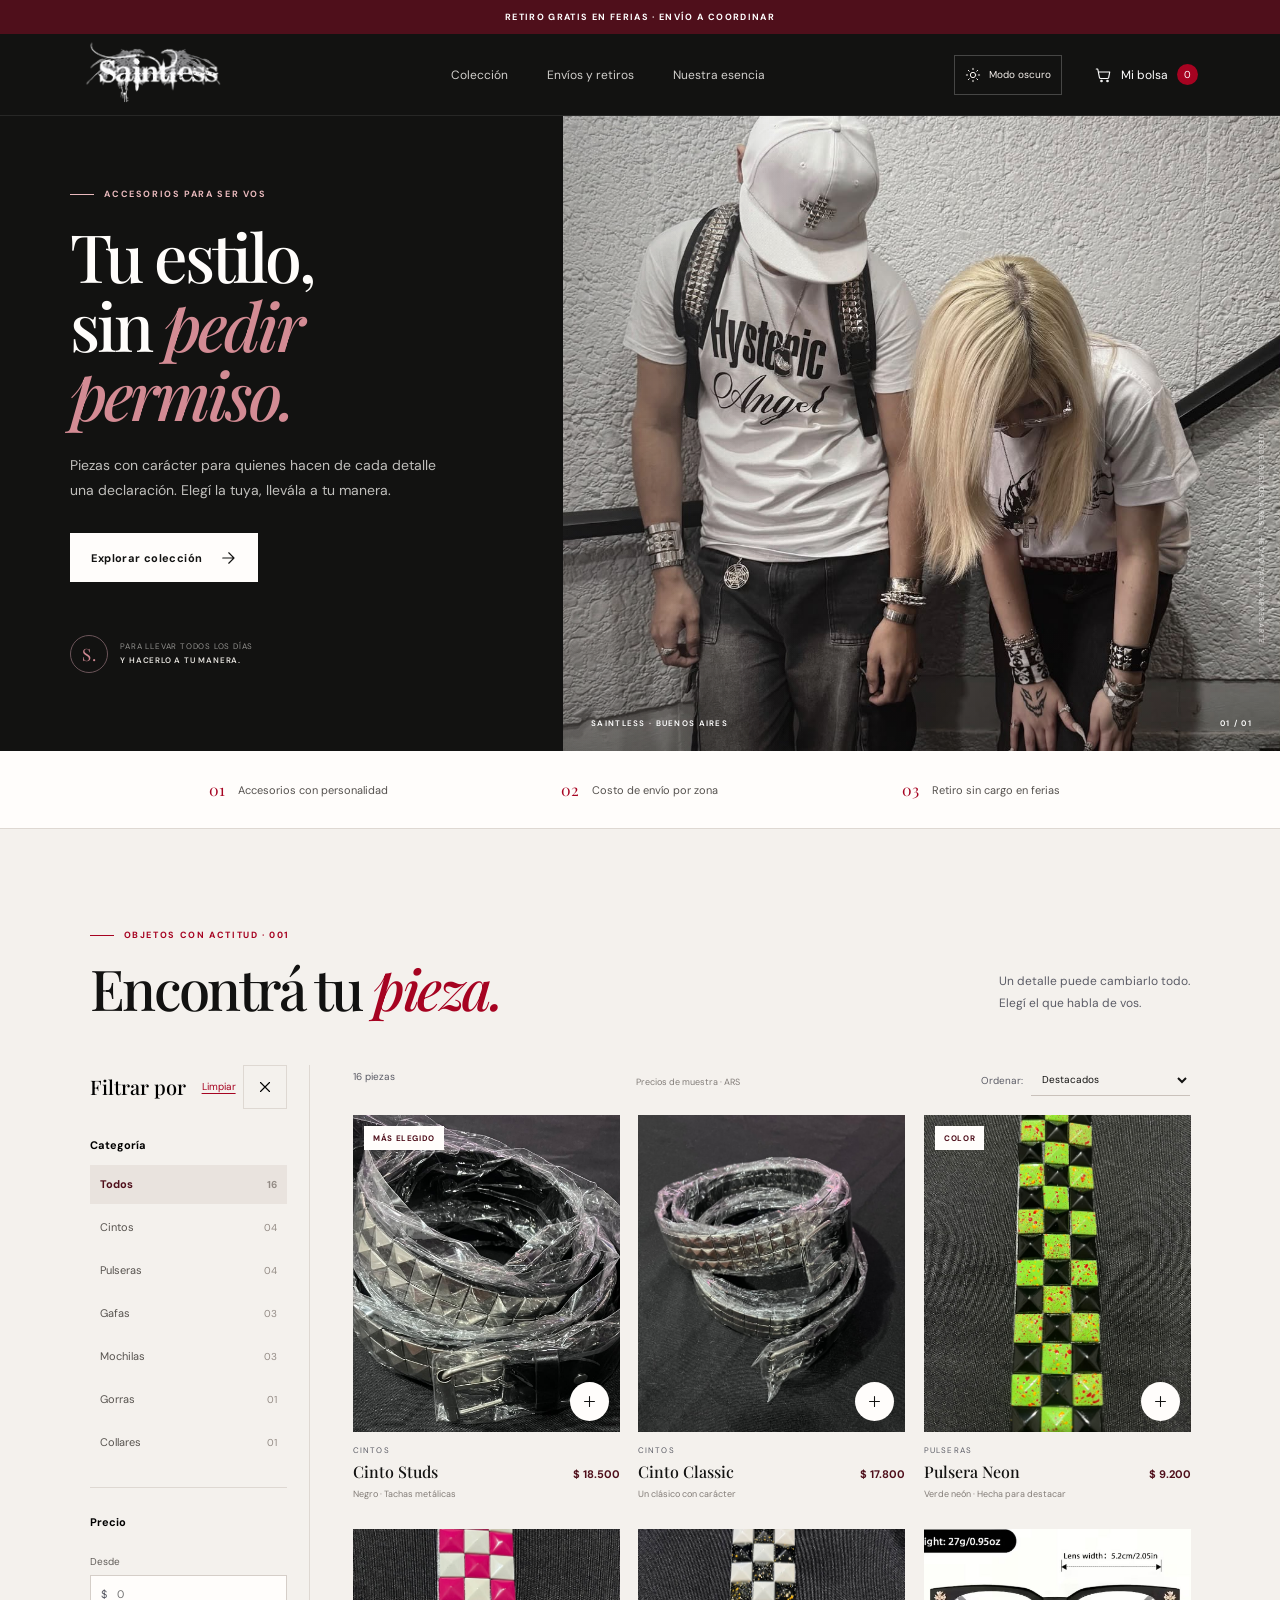
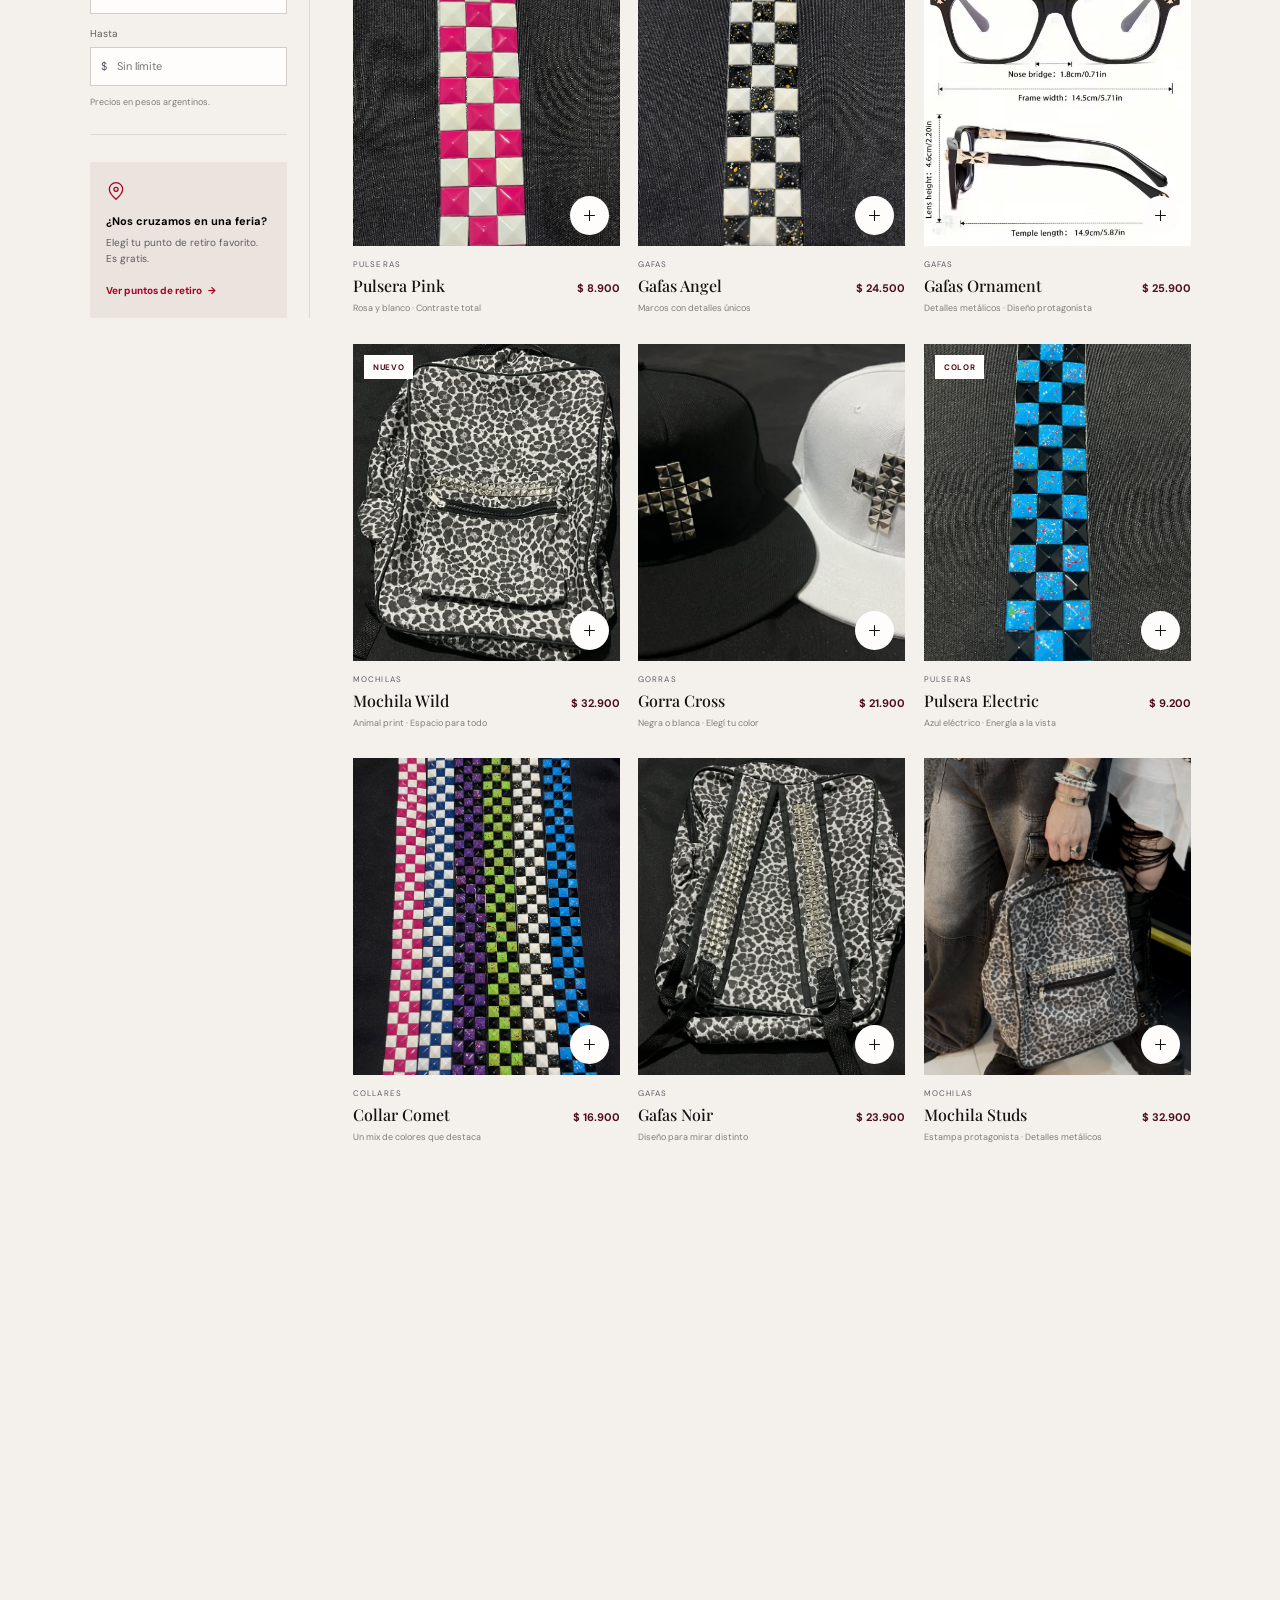
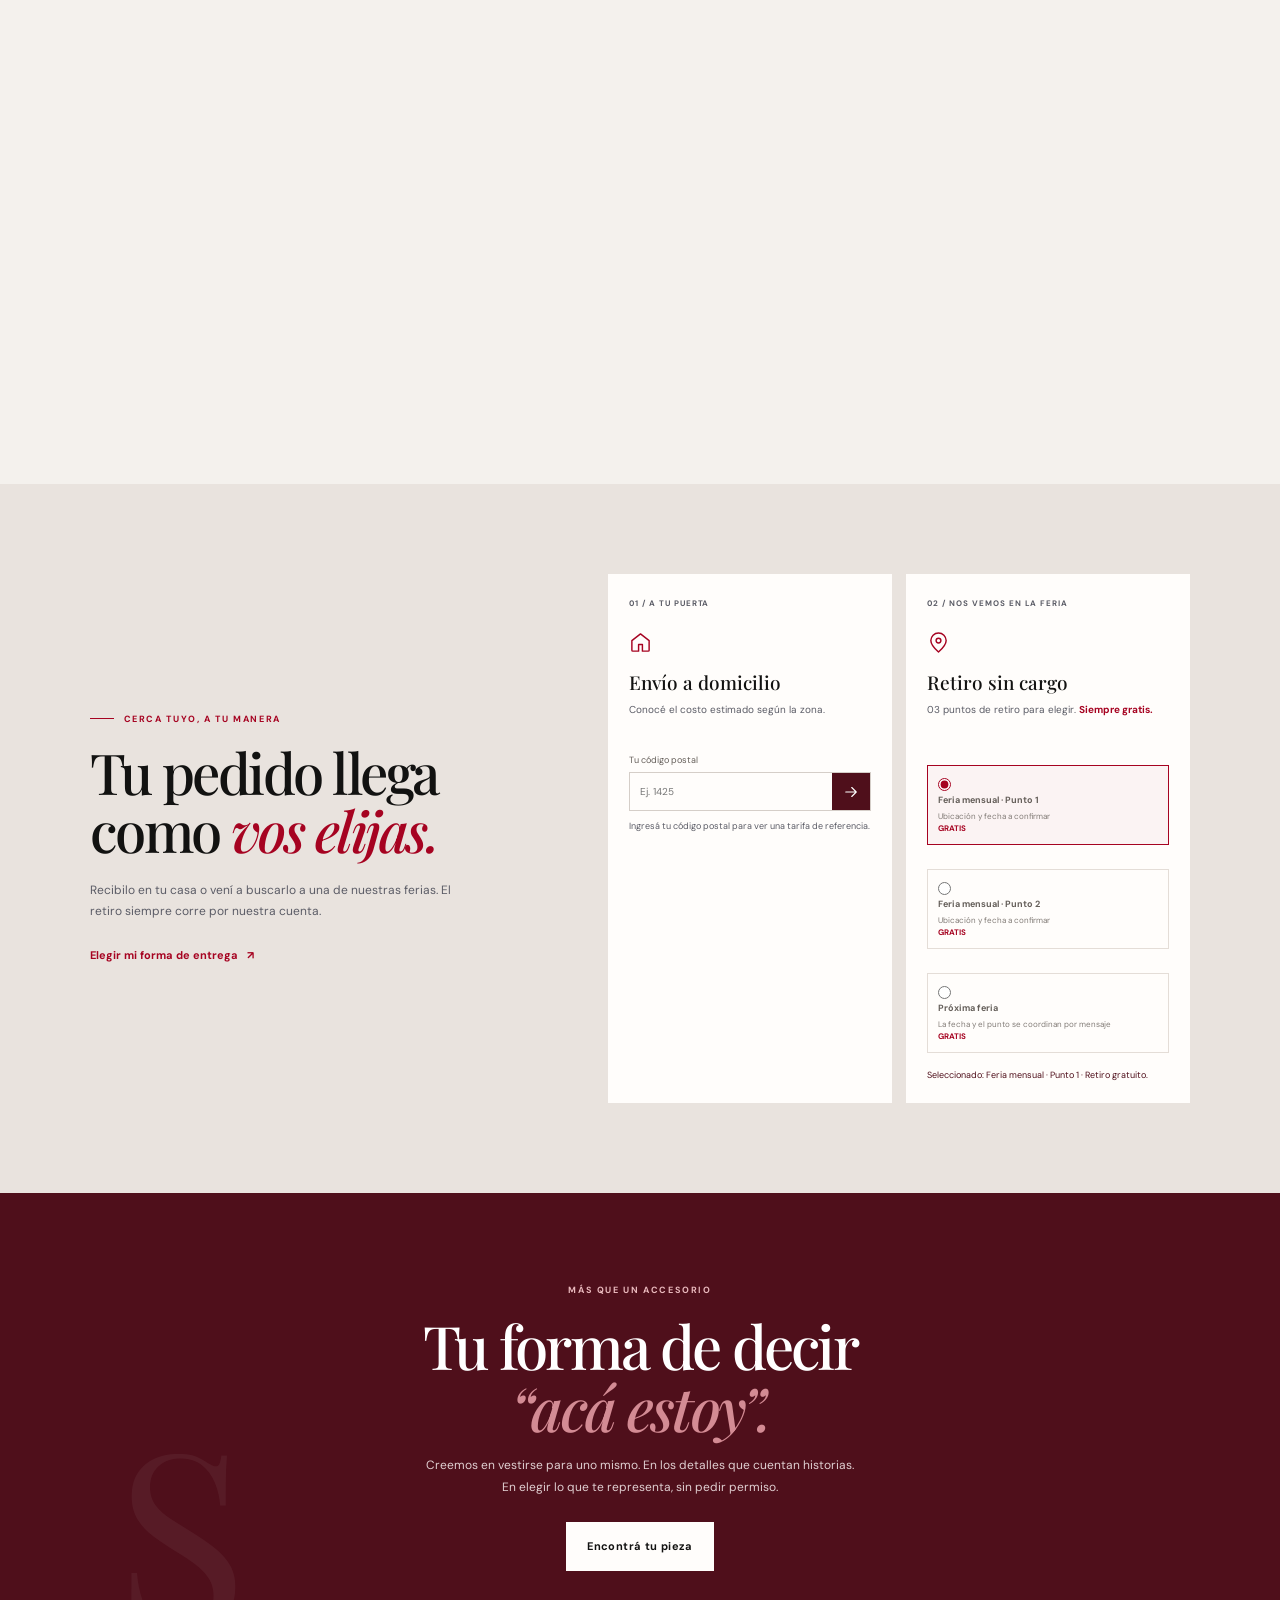
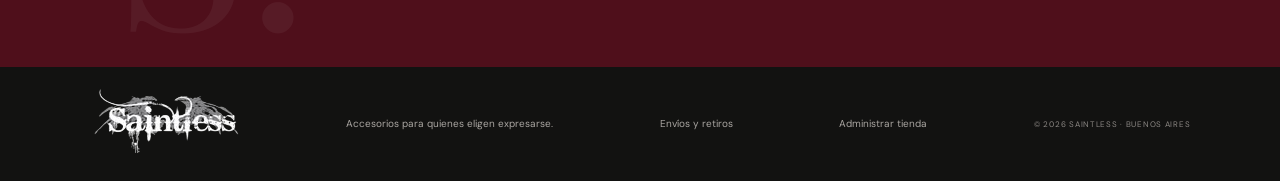
<file: index.html>
<!doctype html>
<html lang="es">
  <head>
    <meta charset="UTF-8" />
    <meta name="viewport" content="width=device-width, initial-scale=1.0" />
    <meta
      name="description"
      content="Accesorios con actitud para llevar tu estilo a tu manera. Explorá la colección Saintless."
    />
    <meta name="theme-color" content="#121211" />
    <title>Saintless — Accesorios con actitud</title>
    <link rel="preconnect" href="https://fonts.googleapis.com" />
    <link rel="preconnect" href="https://fonts.gstatic.com" crossorigin />
    <link
      href="https://fonts.googleapis.com/css2?family=DM+Sans:wght@400;500;600;700&family=Playfair+Display:ital,wght@0,500;0,600;0,700;1,500;1,600&display=swap"
      rel="stylesheet"
    />
    <link rel="stylesheet" href="styles.css" />
    <script src="catalog.js" defer></script>
    <script src="config.js" defer></script>
    <script src="app.js" defer></script>
  </head>
  <body>
    <div class="scroll-progress" aria-hidden="true"><span id="scroll-progress"></span></div>
    <div class="announcement">
      <span id="announcement-message">RETIRO GRATIS EN FERIAS · ENVÍO A COORDINAR</span>
    </div>

    <header class="site-header">
      <a class="brand" href="#" aria-label="Saintless, inicio">
        <img class="brand-logo" src="imgs/logo-Photoroom.png" alt="Saintless" />
      </a>
      <nav class="main-nav" aria-label="Navegación principal">
        <a href="#coleccion">Colección</a>
        <a href="#retiros">Envíos y retiros</a>
        <a href="#nosotros">Nuestra esencia</a>
      </nav>
      <div class="header-actions">
        <button class="theme-toggle" type="button" data-theme-toggle aria-label="Activar modo oscuro" aria-pressed="false">
          <svg class="theme-icon theme-icon-sun" viewBox="0 0 24 24" aria-hidden="true"><circle cx="12" cy="12" r="4" /><path d="M12 2v2m0 16v2M4.93 4.93l1.42 1.42m11.3 11.3 1.42 1.42M2 12h2m16 0h2M4.93 19.07l1.42-1.42m11.3-11.3 1.42-1.42" /></svg>
          <svg class="theme-icon theme-icon-moon" viewBox="0 0 24 24" aria-hidden="true"><path d="M20.9 13A9 9 0 0 1 11 3.1 9 9 0 1 0 20.9 13Z" /></svg>
          <span class="theme-label">Modo oscuro</span>
        </button>
        <button class="cart-button" id="open-cart" type="button" aria-label="Abrir carrito">
          <svg viewBox="0 0 24 24" aria-hidden="true">
            <path d="M3 4h2l2.2 11.1a2 2 0 0 0 2 1.6h8.5a2 2 0 0 0 1.9-1.4L21 8H6" />
            <circle cx="10" cy="20" r="1" />
            <circle cx="18" cy="20" r="1" />
          </svg>
          <span>Mi bolsa</span>
          <span class="cart-count" id="cart-count" aria-live="polite">0</span>
        </button>
      </div>
    </header>

    <main>
      <section class="hero" aria-labelledby="hero-title">
        <div class="hero-copy">
          <p class="eyebrow"><span class="eyebrow-line"></span> ACCESORIOS PARA SER VOS</p>
          <h1 id="hero-title">Tu estilo,<br />sin <em>pedir permiso.</em></h1>
          <p class="hero-description">
            Piezas con carácter para quienes hacen de cada detalle una declaración.
            Elegí la tuya, llevála a tu manera.
          </p>
          <a class="button button-light" href="#coleccion">
            Explorar colección
            <svg viewBox="0 0 24 24" aria-hidden="true">
              <path d="M5 12h14M13 5l7 7-7 7" />
            </svg>
          </a>
          <div class="hero-note">
            <span class="hero-note-mark" aria-hidden="true">S.</span>
            <span>PARA LLEVAR TODOS LOS DÍAS<br /><strong>Y HACERLO A TU MANERA.</strong></span>
          </div>
        </div>
        <div class="hero-image">
          <img
            src="imgs/Encabezado.jpg"
            alt="Modelos luciendo accesorios y prendas con personalidad Saintless"
            fetchpriority="high"
          />
          <span class="hero-image-label">SAINTLESS · BUENOS AIRES</span>
          <span class="hero-image-index" aria-hidden="true">01 / 01</span>
        </div>
        <span class="hero-vertical-label" aria-hidden="true">DESDE BUENOS AIRES · HECHO PARA EXPRESARTE</span>
      </section>

      <section class="benefit-strip" aria-label="Beneficios">
        <div><span class="benefit-icon" aria-hidden="true">01</span><span>Accesorios con personalidad</span></div>
        <div><span class="benefit-icon" aria-hidden="true">02</span><span>Costo de envío por zona</span></div>
        <div><span class="benefit-icon" aria-hidden="true">03</span><span>Retiro sin cargo en ferias</span></div>
      </section>

      <section class="collection section-wrap" id="coleccion" aria-labelledby="collection-title">
        <div class="section-heading">
          <div>
            <p class="eyebrow"><span class="eyebrow-line"></span> OBJETOS CON ACTITUD · 001</p>
            <h2 id="collection-title">Encontrá tu <em>pieza.</em></h2>
          </div>
          <p class="section-intro">Un detalle puede cambiarlo todo.<br />Elegí el que habla de vos.</p>
        </div>

        <div class="shop-layout">
          <dialog class="filter-dialog" id="filter-dialog" open aria-labelledby="filter-title">
          <aside class="filters" aria-label="Filtros de productos">
            <div class="filter-top">
              <h3 id="filter-title" tabindex="-1">Filtrar por</h3>
              <button class="clear-filters" id="clear-filters" type="button">Limpiar</button>
              <button class="filter-close icon-button" id="close-filters" type="button" aria-label="Cerrar filtros">
                <svg viewBox="0 0 24 24" aria-hidden="true"><path d="m6 6 12 12M18 6 6 18" /></svg>
              </button>
            </div>
            <fieldset class="filter-group category-filter">
              <legend>Categoría</legend>
              <div class="category-options" id="category-options"></div>
            </fieldset>
            <fieldset class="filter-group price-filter">
              <legend>Precio</legend>
              <label for="min-price">Desde</label>
              <div class="price-input">
                <span aria-hidden="true">$</span>
                <input id="min-price" type="number" min="0" step="1000" inputmode="numeric" placeholder="0" />
              </div>
              <label for="max-price">Hasta</label>
              <div class="price-input">
                <span aria-hidden="true">$</span>
                <input id="max-price" type="number" min="0" step="1000" inputmode="numeric" placeholder="Sin límite" />
              </div>
              <p class="filter-hint">Precios en pesos argentinos.</p>
            </fieldset>
            <div class="pickup-promo">
              <span class="pickup-promo-icon" aria-hidden="true">
                <svg viewBox="0 0 24 24"><path d="M20 10c0 5-8 12-8 12S4 15 4 10a8 8 0 1 1 16 0Z" /><circle cx="12" cy="10" r="2.5" /></svg>
              </span>
              <strong>¿Nos cruzamos en una feria?</strong>
              <p>Elegí tu punto de retiro favorito. Es gratis.</p>
              <a href="#retiros">Ver puntos de retiro <span aria-hidden="true">→</span></a>
            </div>
          </aside>
          </dialog>

          <div class="product-area">
            <div class="product-toolbar">
              <button class="mobile-filter-button" id="open-filters" type="button" aria-haspopup="dialog" aria-controls="filter-dialog" aria-expanded="false">
                <svg viewBox="0 0 24 24" aria-hidden="true"><path d="M4 6h16M4 12h16M4 18h16" /></svg>
                <span>Filtros</span>
                <span class="active-filter-count" id="active-filter-count" hidden>0</span>
              </button>
              <p id="product-count" aria-live="polite"></p>
              <span class="price-note">Precios de muestra · ARS</span>
              <label class="sort-control" for="sort-products">
                Ordenar:
                <select id="sort-products">
                  <option value="featured">Destacados</option>
                  <option value="price-low">Precio: menor a mayor</option>
                  <option value="price-high">Precio: mayor a menor</option>
                  <option value="name">Nombre: A–Z</option>
                </select>
              </label>
            </div>
            <div class="product-grid" id="product-grid"></div>
            <div class="empty-state" id="empty-state" hidden>
              <span aria-hidden="true">S.</span>
              <h3>No encontramos esa pieza.</h3>
              <p>Probá con otra categoría o ampliá el rango de precios.</p>
              <button class="button button-dark" id="empty-reset" type="button">Ver toda la colección</button>
            </div>
          </div>
        </div>
      </section>

      <section class="shipping-section" id="retiros" aria-labelledby="shipping-title">
        <div class="shipping-copy">
          <p class="eyebrow"><span class="eyebrow-line"></span> CERCA TUYO, A TU MANERA</p>
          <h2 id="shipping-title">Tu pedido llega<br />como <em>vos elijas.</em></h2>
          <p>Recibilo en tu casa o vení a buscarlo a una de nuestras ferias. El retiro siempre corre por nuestra cuenta.</p>
          <a class="text-link" href="#pickup-options">Elegir mi forma de entrega <span aria-hidden="true">↗</span></a>
        </div>
        <div class="shipping-options" id="pickup-options">
          <article class="delivery-card">
            <span class="delivery-number">01 / A TU PUERTA</span>
            <span class="delivery-icon" aria-hidden="true">
              <svg viewBox="0 0 24 24"><path d="m3 10 9-7 9 7v10a1 1 0 0 1-1 1h-6v-7h-4v7H4a1 1 0 0 1-1-1z" /></svg>
            </span>
            <h3>Envío a domicilio</h3>
            <p>Conocé el costo estimado según la zona.</p>
            <label for="postal-code">Tu código postal</label>
            <div class="postal-form">
              <input id="postal-code" type="text" inputmode="numeric" autocomplete="postal-code" maxlength="8" placeholder="Ej. 1425" />
              <button id="estimate-shipping" type="button" aria-label="Consultar costo estimado de envío">
                <svg viewBox="0 0 24 24" aria-hidden="true"><path d="m5 12 14 0m-6-6 6 6-6 6" /></svg>
              </button>
            </div>
            <p class="shipping-result" id="shipping-result" aria-live="polite">Ingresá tu código postal para ver una tarifa de referencia.</p>
          </article>
          <article class="delivery-card free-pickup-card">
            <span class="delivery-number">02 / NOS VEMOS EN LA FERIA</span>
            <span class="delivery-icon" aria-hidden="true">
              <svg viewBox="0 0 24 24"><path d="M20 10c0 5-8 12-8 12S4 15 4 10a8 8 0 1 1 16 0Z" /><circle cx="12" cy="10" r="2.5" /></svg>
            </span>
            <h3>Retiro sin cargo</h3>
            <p><span id="pickup-count">00</span> puntos de retiro para elegir. <strong>Siempre gratis.</strong></p>
            <div class="pickup-list" id="pickup-options-list"></div>
            <p class="pickup-selected" id="pickup-selected" aria-live="polite">Elegí un punto para reservar tu retiro.</p>
          </article>
        </div>
      </section>

      <section class="manifesto" id="nosotros" aria-labelledby="manifesto-title">
        <span class="manifesto-stamp" aria-hidden="true">S.</span>
        <p class="eyebrow">MÁS QUE UN ACCESORIO</p>
        <h2 id="manifesto-title">Tu forma de decir<br /><em>“acá estoy”.</em></h2>
        <p>Creemos en vestirse para uno mismo. En los detalles que cuentan historias. En elegir lo que te representa, sin pedir permiso.</p>
        <a class="button button-light" href="#coleccion">Encontrá tu pieza</a>
      </section>
    </main>

    <footer class="site-footer">
      <a class="footer-brand" href="#" aria-label="Saintless, volver al inicio"><img src="imgs/logo-Photoroom.png" alt="Saintless" /></a>
      <p>Accesorios para quienes eligen expresarse.</p>
      <a href="#retiros">Envíos y retiros</a>
      <a href="admin.html">Administrar tienda</a>
      <span class="footer-copyright">© <span id="current-year"></span> SAINTLESS · BUENOS AIRES</span>
    </footer>

    <dialog class="cart-dialog" id="cart-dialog" aria-labelledby="cart-title">
      <div class="cart-header">
        <div>
          <p class="eyebrow">TU SELECCIÓN</p>
          <h2 id="cart-title">Mi bolsa <span id="dialog-cart-count">(0)</span></h2>
        </div>
        <button class="icon-button" id="close-cart" type="button" aria-label="Cerrar carrito">
          <svg viewBox="0 0 24 24" aria-hidden="true"><path d="m6 6 12 12M18 6 6 18" /></svg>
        </button>
      </div>
      <div class="cart-items" id="cart-items"></div>
      <div class="cart-empty" id="cart-empty">
        <span class="cart-empty-mark" aria-hidden="true">S.</span>
        <p>Tu bolsa está esperando<br />algo con actitud.</p>
        <button class="text-link" id="continue-shopping" type="button">Seguir explorando <span aria-hidden="true">→</span></button>
      </div>
      <div class="cart-summary" id="cart-summary" hidden>
        <fieldset class="cart-delivery">
          <legend>¿Cómo querés recibir tu pedido?</legend>
          <label class="delivery-choice">
            <input type="radio" name="cart-delivery" value="pickup" checked />
            <span><strong>Retiro en feria</strong><small>Gratis · Coordinamos el próximo encuentro</small></span>
            <b>$ 0</b>
          </label>
          <label class="delivery-choice">
            <input type="radio" name="cart-delivery" value="shipping" />
            <span><strong>Envío a domicilio</strong><small>Tarifa de referencia · se confirma por zona</small></span>
            <b id="cart-shipping-price">Consultar</b>
          </label>
          <label for="cart-pickup-select">Punto de retiro</label>
          <select id="cart-pickup-select"></select>
          <label for="cart-postal-code">Código postal para el envío</label>
          <input id="cart-postal-code" type="text" inputmode="numeric" autocomplete="postal-code" maxlength="8" placeholder="Ingresá tu código postal" />
          <p class="cart-shipping-result" id="cart-shipping-result" role="status">Ingresá el código postal para estimar el envío.</p>
        </fieldset>
        <div class="cart-totals">
          <div><span>Productos</span><strong id="cart-subtotal">$ 0</strong></div>
          <div><span>Entrega</span><strong id="cart-delivery-cost">Gratis</strong></div>
          <div class="cart-total"><span>Total estimado</span><strong id="cart-total">$ 0</strong></div>
        </div>
        <p class="cart-note" id="cart-note">El retiro en feria es gratuito. Coordinamos el punto y día después de tu consulta.</p>
        <button class="button button-dark checkout-button" id="checkout-button" type="button">Ir al pago de demostración</button>
        <form class="checkout-form" id="checkout-form" hidden>
          <div class="checkout-topline">
            <button class="checkout-back icon-button" id="back-to-cart" type="button" aria-label="Volver a la bolsa">
              <svg viewBox="0 0 24 24" aria-hidden="true"><path d="m15 18-6-6 6-6M9 12h11" /></svg>
            </button>
            <span>FINALIZAR PEDIDO</span>
            <span class="secure-mark" aria-label="Demostración segura">
              <svg viewBox="0 0 24 24" aria-hidden="true"><rect x="5" y="10" width="14" height="11" rx="2" /><path d="M8 10V7a4 4 0 1 1 8 0v3" /></svg>
              DEMO
            </span>
          </div>
          <div class="checkout-heading">
            <p class="eyebrow">UNA COMPRA CON INTENCIÓN</p>
            <h3>Último paso,<br /><em>tu estilo.</em></h3>
            <p>Completá tus datos y elegí cómo cerrar este pedido de prueba.</p>
          </div>
          <div class="checkout-progress" aria-label="Progreso del pago">
            <div class="checkout-progress-step is-current" data-step-indicator="1"><span>01</span><strong>Tus datos</strong></div>
            <span class="checkout-progress-line"></span>
            <div class="checkout-progress-step" data-step-indicator="2"><span>02</span><strong>Confirmar</strong></div>
          </div>
          <section class="checkout-step" data-checkout-step="1" aria-labelledby="checkout-contact-title">
            <h4 id="checkout-contact-title">¿A quién preparamos el pedido?</h4>
            <div class="checkout-fields">
              <label class="checkout-field" for="checkout-name"><span>Nombre y apellido</span><input id="checkout-name" name="name" autocomplete="name" placeholder="Tu nombre" required /></label>
              <label class="checkout-field" for="checkout-email"><span>Correo electrónico</span><input id="checkout-email" name="email" type="email" autocomplete="email" placeholder="vos@correo.com" required /></label>
              <label class="checkout-field" for="checkout-phone"><span>WhatsApp con código de país</span><input id="checkout-phone" name="phone" type="tel" autocomplete="tel" placeholder="+54911..." minlength="10" maxlength="20" title="Incluí el código de país, por ejemplo +54911..." required /></label>
              <label class="checkout-field checkout-address-field" id="checkout-address-wrap" for="checkout-address" hidden><span>Dirección de entrega</span><input id="checkout-address" name="address" autocomplete="street-address" placeholder="Calle, número y localidad" /></label>
            </div>
            <p class="checkout-privacy">
              <svg viewBox="0 0 24 24" aria-hidden="true"><path d="M12 22s8-4 8-11V5l-8-3-8 3v6c0 7 8 11 8 11Z" /><path d="m9 12 2 2 4-4" /></svg>
              Tus datos se quedan en esta demostración local.
            </p>
            <button class="button button-dark checkout-next" id="checkout-next" type="button">Continuar <span aria-hidden="true">→</span></button>
          </section>
          <section class="checkout-step" data-checkout-step="2" aria-labelledby="checkout-payment-title" hidden>
            <h4 id="checkout-payment-title" tabindex="-1">Elegí cómo pagar</h4>
            <fieldset class="payment-methods">
              <legend class="sr-only">Medio de pago simulado</legend>
              <label class="payment-method-card">
                <input type="radio" name="payment-method" value="card" checked />
                <span class="payment-method-icon" aria-hidden="true"><svg viewBox="0 0 24 24"><rect x="3" y="5" width="18" height="14" rx="2" /><path d="M3 10h18m-14 5h4" /></svg></span>
                <span class="payment-method-copy"><strong>Tarjeta</strong><small>Crédito o débito · simulado</small></span>
                <span class="payment-check" aria-hidden="true"></span>
              </label>
              <label class="payment-method-card">
                <input type="radio" name="payment-method" value="transfer" />
                <span class="payment-method-icon" aria-hidden="true"><svg viewBox="0 0 24 24"><path d="M3 10h18L12 3 3 10Zm2 2v6m5-6v6m4-6v6m5-6v6M3 21h18" /></svg></span>
                <span class="payment-method-copy"><strong>Transferencia</strong><small>Coordinamos los datos · simulado</small></span>
                <span class="payment-check" aria-hidden="true"></span>
              </label>
            </fieldset>
            <div class="checkout-review">
              <div><span>Productos</span><strong id="checkout-subtotal">$ 0</strong></div>
              <div><span>Entrega</span><strong id="checkout-delivery">Gratis</strong></div>
              <div class="checkout-review-total"><span>Total estimado</span><strong id="checkout-total">$ 0</strong></div>
            </div>
            <p class="demo-payment-note"><strong>Modo de demostración.</strong> No ingreses datos de tarjeta: no se realizará ningún cobro.</p>
            <div class="checkout-actions">
              <button class="text-link" id="checkout-previous" type="button">← Tus datos</button>
              <button class="button button-dark" type="submit">Simular compra <span aria-hidden="true">→</span></button>
            </div>
          </section>
        </form>
      </div>
    </dialog>

    <div class="toast" id="toast" role="status" aria-live="polite"></div>
  </body>
</html>
</file>
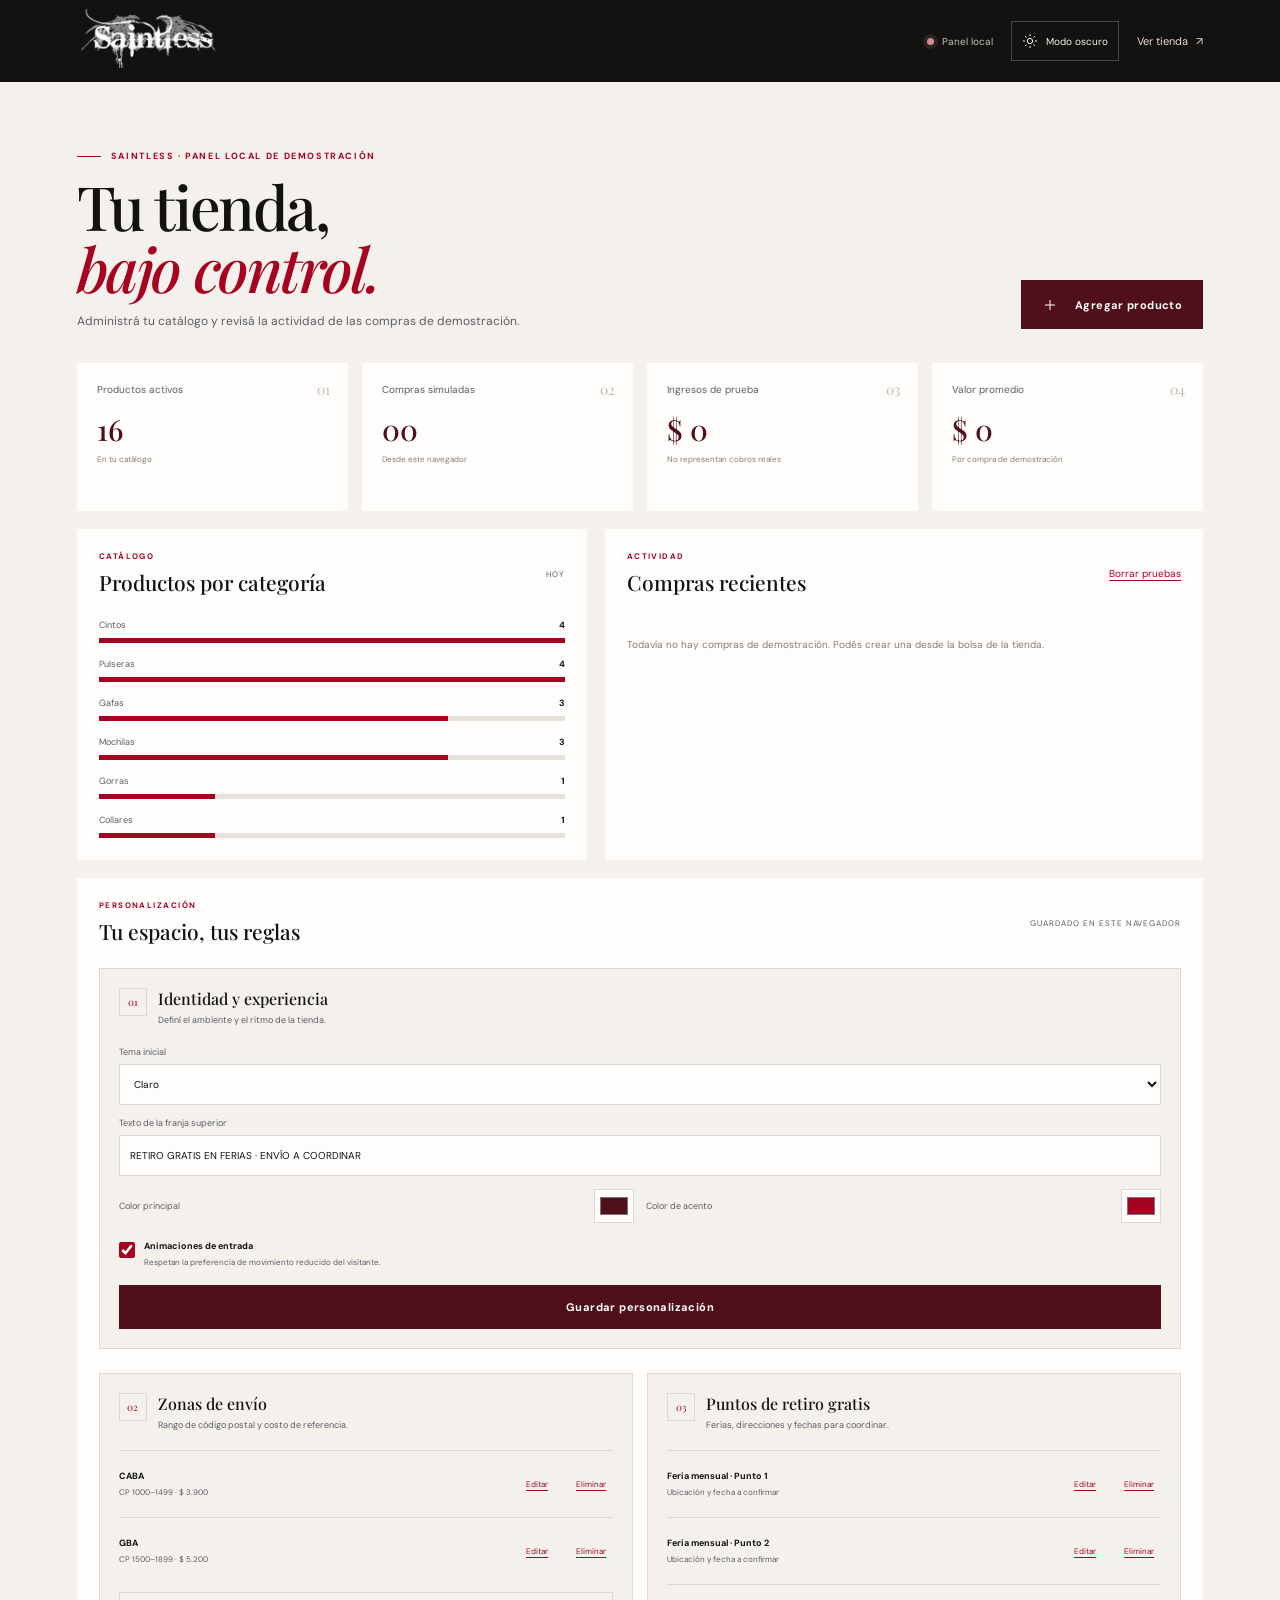
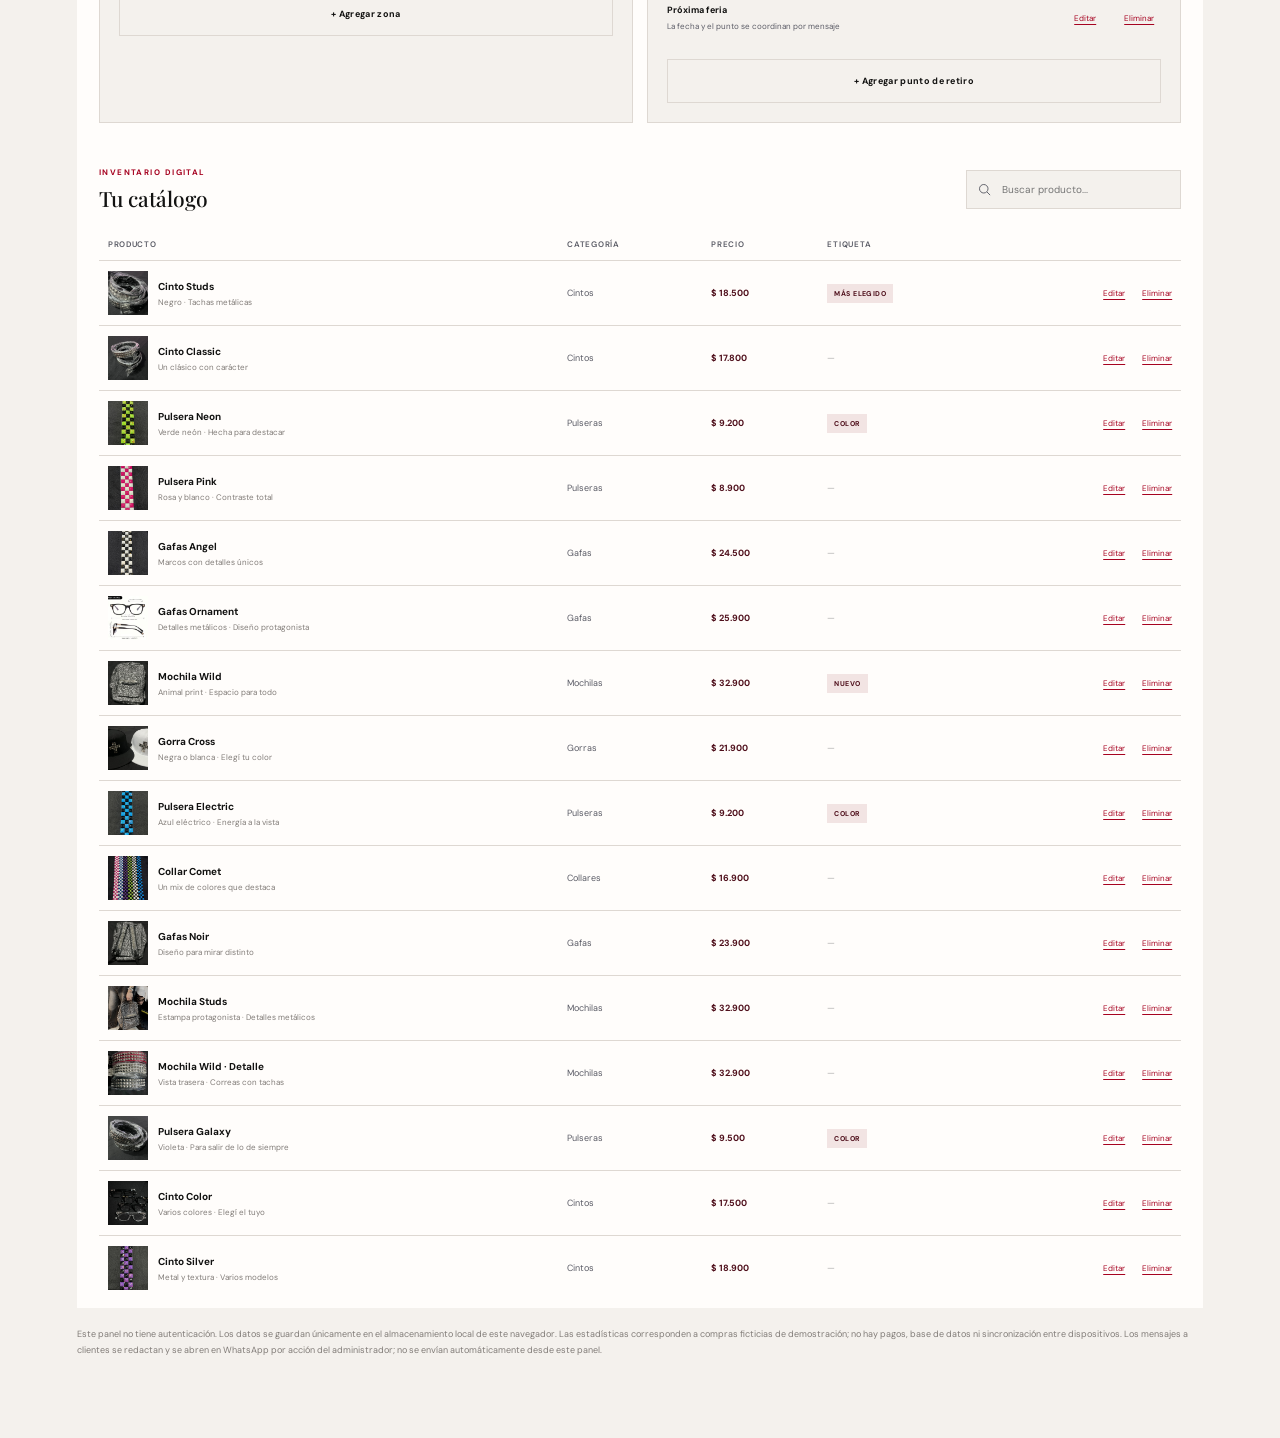
<file: admin.html>
<!doctype html>
<html lang="es">
  <head>
    <meta charset="UTF-8" />
    <meta name="viewport" content="width=device-width, initial-scale=1.0" />
    <meta name="theme-color" content="#f4f1ed" />
    <title>Administración — Saintless</title>
    <link rel="preconnect" href="https://fonts.googleapis.com" />
    <link rel="preconnect" href="https://fonts.gstatic.com" crossorigin />
    <link
      href="https://fonts.googleapis.com/css2?family=DM+Sans:wght@400;500;600;700&family=Playfair+Display:ital,wght@0,500;0,600;0,700;1,500&display=swap"
      rel="stylesheet"
    />
    <link rel="stylesheet" href="styles.css" />
    <script src="catalog.js" defer></script>
    <script src="config.js" defer></script>
    <script src="admin.js" defer></script>
  </head>
  <body class="admin-page" data-theme="light">
    <header class="admin-header">
      <a class="brand admin-brand" href="index.html" aria-label="Volver a la tienda Saintless">
        <img class="brand-logo" src="imgs/logo-Photoroom.png" alt="Saintless" />
      </a>
      <div class="admin-header-actions">
        <span class="admin-mode"><span class="admin-mode-dot"></span> Panel local</span>
        <button class="theme-toggle" type="button" data-theme-toggle aria-label="Activar modo oscuro" aria-pressed="false">
          <svg class="theme-icon theme-icon-sun" viewBox="0 0 24 24" aria-hidden="true"><circle cx="12" cy="12" r="4" /><path d="M12 2v2m0 16v2M4.93 4.93l1.42 1.42m11.3 11.3 1.42 1.42M2 12h2m16 0h2M4.93 19.07l1.42-1.42m11.3-11.3 1.42-1.42" /></svg>
          <svg class="theme-icon theme-icon-moon" viewBox="0 0 24 24" aria-hidden="true"><path d="M20.9 13A9 9 0 0 1 11 3.1 9 9 0 1 0 20.9 13Z" /></svg>
          <span class="theme-label">Modo oscuro</span>
        </button>
        <a class="admin-store-link" href="index.html">Ver tienda <span aria-hidden="true">↗</span></a>
      </div>
    </header>

    <main class="admin-main">
      <section class="admin-intro">
        <div>
          <p class="eyebrow"><span class="eyebrow-line"></span> SAINTLESS · PANEL LOCAL DE DEMOSTRACIÓN</p>
          <h1>Tu tienda,<br /><em>bajo control.</em></h1>
          <p>Administrá tu catálogo y revisá la actividad de las compras de demostración.</p>
        </div>
        <button class="button button-dark" id="add-product" type="button">
          <svg viewBox="0 0 24 24" aria-hidden="true"><path d="M12 5v14M5 12h14" /></svg>
          Agregar producto
        </button>
      </section>

      <section class="admin-stats" aria-label="Estadísticas de la tienda">
        <article class="stat-card">
          <span class="stat-icon" aria-hidden="true">01</span>
          <p>Productos activos</p>
          <strong id="stat-products">0</strong>
          <small>En tu catálogo</small>
        </article>
        <article class="stat-card">
          <span class="stat-icon" aria-hidden="true">02</span>
          <p>Compras simuladas</p>
          <strong id="stat-orders">0</strong>
          <small>Desde este navegador</small>
        </article>
        <article class="stat-card">
          <span class="stat-icon" aria-hidden="true">03</span>
          <p>Ingresos de prueba</p>
          <strong id="stat-revenue">$ 0</strong>
          <small>No representan cobros reales</small>
        </article>
        <article class="stat-card">
          <span class="stat-icon" aria-hidden="true">04</span>
          <p>Valor promedio</p>
          <strong id="stat-average">$ 0</strong>
          <small>Por compra de demostración</small>
        </article>
      </section>

      <section class="admin-insights">
        <article class="admin-panel category-panel">
          <div class="admin-panel-heading">
            <div><p class="eyebrow">CATÁLOGO</p><h2>Productos por categoría</h2></div>
            <span class="panel-tag">HOY</span>
          </div>
          <div class="category-chart" id="category-chart"></div>
        </article>
        <article class="admin-panel orders-panel">
          <div class="admin-panel-heading">
            <div><p class="eyebrow">ACTIVIDAD</p><h2>Compras recientes</h2></div>
            <button class="clear-filters" id="clear-demo-orders" type="button">Borrar pruebas</button>
          </div>
          <div id="recent-orders"></div>
          <p class="admin-empty" id="orders-empty">Todavía no hay compras de demostración. Podés crear una desde la bolsa de la tienda.</p>
        </article>
      </section>

      <section class="admin-panel settings-panel" aria-labelledby="admin-settings-title">
        <div class="admin-panel-heading">
          <div><p class="eyebrow">PERSONALIZACIÓN</p><h2 id="admin-settings-title">Tu espacio, tus reglas</h2></div>
          <span class="panel-tag">GUARDADO EN ESTE NAVEGADOR</span>
        </div>
        <form class="settings-form" id="settings-form">
          <div class="settings-group">
            <div class="settings-group-heading"><span class="settings-index">01</span><div><h3>Identidad y experiencia</h3><p>Definí el ambiente y el ritmo de la tienda.</p></div></div>
            <label for="setting-theme">Tema inicial</label>
            <select id="setting-theme"><option value="light">Claro</option><option value="dark">Oscuro</option></select>
            <label for="setting-announcement">Texto de la franja superior</label>
            <input id="setting-announcement" maxlength="100" />
            <div class="settings-two-col">
              <label class="color-setting" for="setting-primary"><span>Color principal</span><input id="setting-primary" type="color" /></label>
              <label class="color-setting" for="setting-accent"><span>Color de acento</span><input id="setting-accent" type="color" /></label>
            </div>
            <label class="setting-switch" for="setting-motion"><input id="setting-motion" type="checkbox" /><span><strong>Animaciones de entrada</strong><small>Respetan la preferencia de movimiento reducido del visitante.</small></span></label>
            <button class="button button-dark" type="submit">Guardar personalización</button>
          </div>
        </form>
        <div class="delivery-settings">
          <section class="settings-group" aria-labelledby="shipping-settings-title">
            <div class="settings-group-heading"><span class="settings-index">02</span><div><h3 id="shipping-settings-title">Zonas de envío</h3><p>Rango de código postal y costo de referencia.</p></div></div>
            <div class="config-list" id="shipping-zone-list"></div>
            <button class="button button-quiet config-add-button" id="add-shipping-zone" type="button">+ Agregar zona</button>
          </section>
          <section class="settings-group" aria-labelledby="pickup-settings-title">
            <div class="settings-group-heading"><span class="settings-index">03</span><div><h3 id="pickup-settings-title">Puntos de retiro gratis</h3><p>Ferias, direcciones y fechas para coordinar.</p></div></div>
            <div class="config-list" id="pickup-point-list"></div>
            <button class="button button-quiet config-add-button" id="add-pickup-point" type="button">+ Agregar punto de retiro</button>
          </section>
        </div>
      </section>

      <section class="admin-panel catalog-panel" aria-labelledby="admin-catalog-title">
        <div class="admin-panel-heading catalog-panel-heading">
          <div><p class="eyebrow">INVENTARIO DIGITAL</p><h2 id="admin-catalog-title">Tu catálogo</h2></div>
          <label class="admin-search">
            <span class="sr-only">Buscar producto</span>
            <svg viewBox="0 0 24 24" aria-hidden="true"><circle cx="10.8" cy="10.8" r="6.8" /><path d="m16 16 5 5" /></svg>
            <input id="product-search" type="search" placeholder="Buscar producto..." />
          </label>
        </div>
        <div class="admin-table-wrap">
          <table class="admin-table">
            <thead><tr><th>Producto</th><th>Categoría</th><th>Precio</th><th>Etiqueta</th><th><span class="sr-only">Acciones</span></th></tr></thead>
            <tbody id="admin-product-list"></tbody>
          </table>
          <p class="admin-empty" id="products-empty" hidden>No hay productos que coincidan con la búsqueda.</p>
        </div>
      </section>
      <p class="admin-disclaimer">Este panel no tiene autenticación. Los datos se guardan únicamente en el almacenamiento local de este navegador. Las estadísticas corresponden a compras ficticias de demostración; no hay pagos, base de datos ni sincronización entre dispositivos. Los mensajes a clientes se redactan y se abren en WhatsApp por acción del administrador; no se envían automáticamente desde este panel.</p>
    </main>

    <dialog class="product-editor" id="product-editor" aria-labelledby="editor-title">
      <form id="product-form" method="dialog">
        <div class="editor-heading">
          <div><p class="eyebrow">CATÁLOGO SAINTLESS</p><h2 id="editor-title">Agregar producto</h2></div>
          <button class="icon-button" id="close-editor" type="button" aria-label="Cerrar formulario">
            <svg viewBox="0 0 24 24" aria-hidden="true"><path d="m6 6 12 12M18 6 6 18" /></svg>
          </button>
        </div>
        <input id="edit-product-id" type="hidden" />
        <label for="edit-product-name">Nombre</label>
        <input id="edit-product-name" required maxlength="70" />
        <div class="editor-two-col">
          <div><label for="edit-product-category">Categoría</label><input id="edit-product-category" required maxlength="35" placeholder="Ej. Collares" /></div>
          <div><label for="edit-product-price">Precio en ARS</label><input id="edit-product-price" type="number" min="1" step="any" required /></div>
        </div>
        <label for="edit-product-image">Imagen del catálogo</label>
        <select id="edit-product-image" required></select>
        <label for="edit-product-alt">Descripción de imagen</label>
        <input id="edit-product-alt" required maxlength="140" />
        <div class="editor-two-col">
          <div><label for="edit-product-tag">Etiqueta (opcional)</label><input id="edit-product-tag" maxlength="24" placeholder="NUEVO" /></div>
          <div><label for="edit-product-caption">Texto corto</label><input id="edit-product-caption" maxlength="80" placeholder="Descripción breve" /></div>
        </div>
        <p class="editor-error" id="editor-error" role="alert"></p>
        <div class="editor-actions">
          <button class="button button-quiet" id="cancel-editor" type="button">Cancelar</button>
          <button class="button button-dark" type="submit">Guardar producto</button>
        </div>
      </form>
    </dialog>

    <dialog class="product-editor config-editor" id="config-item-editor" aria-labelledby="config-item-title">
      <form id="config-item-form">
        <div class="editor-heading">
          <div><p class="eyebrow">ENTREGAS SAINTLESS</p><h2 id="config-item-title">Nueva opción</h2></div>
          <button class="icon-button" id="close-config-editor" type="button" aria-label="Cerrar formulario"><svg viewBox="0 0 24 24" aria-hidden="true"><path d="m6 6 12 12M18 6 6 18" /></svg></button>
        </div>
        <input id="config-item-type" type="hidden" />
        <input id="config-item-id" type="hidden" />
        <label for="config-item-name">Nombre</label><input id="config-item-name" required maxlength="70" />
        <div class="config-zone-fields">
          <div class="editor-two-col">
            <div><label for="config-postal-start">Código postal desde</label><input id="config-postal-start" type="number" min="0" max="9999" inputmode="numeric" /></div>
            <div><label for="config-postal-end">Código postal hasta</label><input id="config-postal-end" type="number" min="0" max="9999" inputmode="numeric" /></div>
          </div>
          <label for="config-shipping-price">Costo de referencia en ARS</label><input id="config-shipping-price" type="number" min="0" step="100" inputmode="numeric" />
        </div>
        <div class="config-pickup-fields"><label for="config-pickup-detail">Ubicación y fecha</label><input id="config-pickup-detail" maxlength="120" placeholder="Dirección · día y horario" /></div>
        <p class="editor-error" id="config-item-error" role="alert"></p>
        <div class="editor-actions"><button class="button button-quiet" id="cancel-config-editor" type="button">Cancelar</button><button class="button button-dark" type="submit">Guardar opción</button></div>
      </form>
    </dialog>

    <div class="toast" id="admin-toast" role="status" aria-live="polite"></div>
  </body>
</html>
</file>
<file: styles.css>
:root {
  color-scheme: light;
  --ink: #121211;
  --wine: #4f0f1b;
  --red: #a60321;
  --gray: #5b5c66;
  --paper: #f4f1ed;
  --white: #fffdfb;
  --line: #ded8d2;
  --muted: #817c78;
  --serif: "Playfair Display", Georgia, serif;
  --sans: "DM Sans", Arial, sans-serif;
}

* { box-sizing: border-box; }
html { scroll-behavior: smooth; scroll-padding-top: 92px; }
body { margin: 0; background: var(--paper); color: var(--ink); font-family: var(--sans); font-size: 15px; -webkit-font-smoothing: antialiased; }
button, input, select { font: inherit; }
button, a, select { -webkit-tap-highlight-color: transparent; }
button { color: inherit; }
a { color: inherit; text-decoration: none; }
button:focus-visible, a:focus-visible, input:focus-visible, select:focus-visible { outline: 2px solid var(--red); outline-offset: 3px; }
::selection { background: var(--red); color: white; }

.announcement { min-height: 34px; display: flex; justify-content: center; align-items: center; gap: 20px; padding: 7px 20px; background: var(--wine); color: #fff; font-size: 9px; font-weight: 700; letter-spacing: .15em; }
.announcement-separator { color: #df9b9e; font-size: 11px; }
.site-header { height: 82px; display: flex; align-items: center; justify-content: space-between; padding: 0 6.4%; background: var(--ink); color: var(--white); border-bottom: 1px solid rgb(255 255 255 / 9%); }
.brand { display: flex; align-items: center; gap: 10px; min-width: 180px; }
.brand-logo { width: 140px; height: 78px; object-fit: cover; object-position: center; }
.brand-name, .footer-brand { font-size: 15px; font-weight: 700; letter-spacing: .14em; }
.brand-name span, .footer-brand span { margin-left: 5px; color: #d78e98; font-size: 9px; }
.main-nav { display: flex; align-items: center; gap: 39px; color: #d1cfcc; font-size: 12px; }
.main-nav a, .site-footer a { transition: color .2s ease; }
.main-nav a:hover, .site-footer a:hover { color: #e7a4aa; }
.cart-button { display: inline-flex; align-items: center; gap: 9px; padding: 9px 0 9px 10px; border: 0; background: transparent; color: white; cursor: pointer; font-size: 12px; }
.header-actions { display: flex; align-items: center; gap: 22px; }
.theme-toggle { display: inline-flex; min-height: 40px; align-items: center; gap: 8px; padding: 7px 10px; border: 1px solid rgb(255 255 255 / 22%); background: transparent; color: #f5f0ec; cursor: pointer; font-size: 10px; transition: background .2s, border-color .2s; }
.theme-toggle:hover { border-color: #e7a4aa; background: rgb(255 255 255 / 8%); }
.theme-icon { width: 16px; height: 16px; fill: none; stroke: currentColor; stroke-width: 1.5; stroke-linecap: round; stroke-linejoin: round; }
.theme-icon-moon { display: none; }
body[data-theme="dark"] .theme-icon-sun { display: none; }
body[data-theme="dark"] .theme-icon-moon { display: block; }
.cart-button svg, .button svg, .postal-form svg, .icon-button svg { width: 18px; height: 18px; fill: none; stroke: currentColor; stroke-width: 1.5; stroke-linecap: round; stroke-linejoin: round; }
.cart-count { display: grid; min-width: 21px; height: 21px; place-items: center; border-radius: 50%; background: var(--red); color: white; font-size: 10px; }

.hero { position: relative; display: grid; grid-template-columns: minmax(0, .88fr) minmax(0, 1.12fr); min-height: 590px; background: var(--ink); color: var(--white); overflow: hidden; }
.hero-copy { position: relative; z-index: 1; align-self: center; padding: 72px 5% 78px 12.5%; }
.eyebrow { display: flex; align-items: center; gap: 10px; margin: 0 0 21px; color: var(--red); font-size: 9px; font-weight: 700; letter-spacing: .18em; }
.hero .eyebrow, .manifesto .eyebrow { color: #e9b9bd; }
.eyebrow-line { display: inline-block; width: 24px; height: 1px; background: currentColor; }
h1, h2, h3, p { margin-top: 0; }
.hero h1, .section-heading h2, .shipping-copy h2, .manifesto h2 { margin: 0; font-family: var(--serif); font-size: clamp(44px, 5.2vw, 72px); font-weight: 500; line-height: 1.04; letter-spacing: -.045em; }
.hero h1 em, .section-heading h2 em, .shipping-copy h2 em, .manifesto h2 em { color: #d38b94; font-weight: 500; }
.hero-description { max-width: 385px; margin: 24px 0 30px; color: #c0bfbc; font-size: 14px; line-height: 1.8; }
.button { display: inline-flex; align-items: center; justify-content: center; gap: 17px; min-height: 49px; padding: 0 20px; border: 1px solid transparent; cursor: pointer; font-size: 11px; font-weight: 700; letter-spacing: .035em; transition: background .2s ease, color .2s ease, border-color .2s ease, transform .2s ease; }
.button:hover { transform: translateY(-2px); }
.button-light { background: var(--white); color: var(--ink); }
.button-light:hover { background: #e8c2c6; }
.button-dark { background: var(--wine); color: white; }
.button-dark:hover { background: var(--red); }
.hero-note { display: flex; align-items: center; gap: 12px; margin-top: 53px; color: #92918e; font-size: 8px; line-height: 1.7; letter-spacing: .1em; }
.hero-note strong { color: #e5e2dd; font-weight: 600; }
.hero-note-mark { display: grid; width: 38px; height: 38px; place-items: center; border: 1px solid #6c555a; border-radius: 50%; color: #d18a94; font-family: var(--serif); font-size: 17px; }
.hero-image { position: relative; min-height: 590px; background: #5b5c66; }
.hero-image::after { position: absolute; inset: 0; background: linear-gradient(90deg, rgb(18 18 17 / 27%), transparent 34%), linear-gradient(0deg, rgb(18 18 17 / 29%), transparent 20%); content: ""; pointer-events: none; }
.hero-image img { width: 100%; height: 100%; position: absolute; inset: 0; object-fit: cover; object-position: center 38%; }
.hero-image-label, .hero-image-index { position: absolute; z-index: 1; bottom: 23px; color: #fff; font-size: 8px; font-weight: 600; letter-spacing: .16em; }
.hero-image-label { left: 28px; }
.hero-image-index { right: 28px; }
.hero-vertical-label { position: absolute; z-index: 2; top: 50%; right: 14px; color: rgb(255 255 255 / 72%); font-size: 7px; letter-spacing: .16em; writing-mode: vertical-rl; }

.benefit-strip { display: grid; grid-template-columns: repeat(3, 1fr); min-height: 78px; align-items: center; padding: 0 10%; border-bottom: 1px solid var(--line); background: var(--white); }
.benefit-strip > div { display: flex; align-items: center; justify-content: center; gap: 13px; color: #55514e; font-size: 11px; }
.benefit-icon { color: var(--red); font-family: var(--serif); font-size: 16px; }
.section-wrap { max-width: 1440px; margin: 0 auto; padding: 100px 7% 112px; }
.section-heading { display: flex; align-items: end; justify-content: space-between; gap: 32px; margin-bottom: 47px; }
.section-heading .eyebrow, .shipping-copy .eyebrow { margin-bottom: 18px; }
.section-heading h2, .shipping-copy h2 { color: var(--ink); font-size: clamp(39px, 4.4vw, 59px); }
.section-heading h2 em, .shipping-copy h2 em { color: var(--red); }
.section-intro { margin: 0 0 3px; color: var(--gray); font-size: 12px; line-height: 1.8; }

.shop-layout { display: grid; grid-template-columns: 220px minmax(0, 1fr); gap: 43px; align-items: start; }
.filter-dialog { display: contents; }
.filters { padding: 0 22px 0 0; border-right: 1px solid var(--line); }
.filter-close, .mobile-filter-button { display: none; }
.filter-top { display: flex; align-items: center; justify-content: space-between; margin-bottom: 29px; }
.filter-top h3 { margin: 0; font-family: var(--serif); font-size: 20px; font-weight: 500; }
.clear-filters { padding: 7px 0 7px 9px; border: 0; background: transparent; color: var(--red); cursor: pointer; font-size: 10px; text-decoration: underline; text-underline-offset: 3px; }
.filter-group { min-width: 0; margin: 0 0 27px; padding: 0 0 25px; border: 0; border-bottom: 1px solid var(--line); }
.filter-group legend { margin-bottom: 13px; padding: 0; font-size: 11px; font-weight: 700; }
.category-options { display: grid; gap: 4px; }
.category-button { display: flex; justify-content: space-between; align-items: center; width: 100%; min-height: 39px; padding: 8px 10px; border: 0; background: transparent; color: #57534f; cursor: pointer; text-align: left; font-size: 11px; transition: color .2s, background .2s; }
.category-button:hover, .category-button[aria-pressed="true"] { background: #e9e3de; color: var(--wine); }
.category-button[aria-pressed="true"] { font-weight: 700; }
.category-count { color: #938b85; font-size: 10px; }
.price-filter label { display: block; margin: 13px 0 7px; color: #625e5a; font-size: 10px; }
.price-input { display: flex; align-items: center; gap: 8px; min-height: 39px; padding: 0 10px; border: 1px solid #d5cec8; background: var(--white); color: var(--gray); font-size: 11px; }
.price-input input { width: 100%; min-width: 0; height: 37px; border: 0; outline: 0; background: transparent; color: var(--ink); font-size: 11px; }
.price-input input:focus-visible { outline: none; }
.price-input:focus-within { outline: 2px solid var(--red); outline-offset: 2px; }
.filter-hint { margin: 10px 0 0; color: var(--muted); font-size: 9px; line-height: 1.5; }
.pickup-promo { padding: 19px 16px; background: #eae3de; }
.pickup-promo-icon { display: block; width: 20px; height: 20px; margin-bottom: 13px; color: var(--red); }
.pickup-promo-icon svg, .delivery-icon svg { width: 100%; height: 100%; fill: none; stroke: currentColor; stroke-width: 1.5; stroke-linecap: round; stroke-linejoin: round; }
.pickup-promo strong { display: block; font-size: 11px; }
.pickup-promo p { margin: 7px 0 12px; color: var(--gray); font-size: 10px; line-height: 1.6; }
.pickup-promo a, .text-link { color: var(--red); font-size: 10px; font-weight: 700; }
.pickup-promo a span { padding-left: 4px; }
.product-area { min-width: 0; }
.product-toolbar { min-height: 35px; display: flex; justify-content: space-between; align-items: start; margin-bottom: 15px; color: var(--gray); font-size: 10px; }
.product-toolbar p { margin: 5px 0 0; }
.price-note { align-self: center; color: var(--muted); font-size: 9px; }
.sort-control { display: flex; align-items: center; gap: 8px; }
.sort-control select { min-height: 31px; max-width: 190px; padding: 4px 23px 4px 7px; border: 0; border-bottom: 1px solid #c9c1bb; background: transparent; color: var(--ink); font-size: 10px; }
.product-grid { display: grid; grid-template-columns: repeat(3, minmax(0, 1fr)); gap: 30px 19px; }
.product-card { min-width: 0; }
.product-card { transform: perspective(900px) rotateX(var(--rotate-x, 0deg)) rotateY(var(--rotate-y, 0deg)); transition: transform .24s ease; }
.product-image-wrap { position: relative; aspect-ratio: 4 / 4.75; overflow: hidden; background: #e5e1dc; }
.product-image-wrap::after { position: absolute; inset: 0; background: radial-gradient(270px circle at var(--pointer-x, 50%) var(--pointer-y, 50%), rgb(255 255 255 / 16%), transparent 72%); content: ""; opacity: 0; pointer-events: none; transition: opacity .25s ease; }
.product-card:hover .product-image-wrap::after { opacity: 1; }
.product-image-wrap img { display: block; width: 100%; height: 100%; object-fit: cover; transition: transform .45s cubic-bezier(.2,.7,.3,1); }
.product-card:hover .product-image-wrap img { transform: scale(1.045); }
.product-badge { position: absolute; top: 11px; left: 11px; padding: 7px 9px; background: var(--white); color: var(--wine); font-size: 8px; font-weight: 700; letter-spacing: .08em; }
.product-add { position: absolute; right: 11px; bottom: 11px; display: grid; width: 39px; height: 39px; place-items: center; border: 0; border-radius: 50%; background: var(--white); color: var(--ink); cursor: pointer; transition: color .2s, background .2s, transform .2s; }
.product-add:hover { transform: rotate(90deg); background: var(--red); color: white; }
.product-add svg { width: 17px; height: 17px; fill: none; stroke: currentColor; stroke-width: 1.5; stroke-linecap: round; }
.product-info { padding: 13px 0 0; }
.product-category { margin: 0 0 6px; color: var(--gray); font-size: 8px; letter-spacing: .14em; text-transform: uppercase; }
.product-title-row { display: flex; align-items: baseline; justify-content: space-between; gap: 8px; }
.product-title-row h3 { margin: 0; font-family: var(--serif); font-size: 16px; font-weight: 500; }
.product-price { flex-shrink: 0; color: var(--wine); font-size: 11px; font-weight: 700; }
.product-caption { margin: 6px 0 0; color: #827c77; font-size: 9px; }
.empty-state { padding: 67px 20px; text-align: center; }
.empty-state > span { color: var(--red); font-family: var(--serif); font-size: 35px; }
.empty-state h3 { margin: 8px 0; font-family: var(--serif); font-size: 25px; font-weight: 500; }
.empty-state p { margin-bottom: 18px; color: var(--gray); font-size: 12px; }

.shipping-section { display: grid; grid-template-columns: .85fr 1.15fr; gap: 8%; padding: 90px max(7%, calc((100% - 1240px) / 2)); background: #e9e3de; }
.shipping-copy { align-self: center; }
.shipping-copy > p:not(.eyebrow) { max-width: 390px; margin: 20px 0 21px; color: var(--gray); font-size: 12px; line-height: 1.8; }
.text-link { display: inline-block; font-size: 11px; }
.text-link span { margin-left: 6px; }
.shipping-options { display: grid; grid-template-columns: repeat(2, minmax(0, 1fr)); gap: 14px; }
.delivery-card { min-width: 0; padding: 24px 21px 20px; background: var(--white); }
.delivery-number { display: block; color: var(--gray); font-size: 8px; font-weight: 700; letter-spacing: .12em; }
.delivery-icon { display: block; width: 23px; height: 23px; margin: 23px 0 15px; color: var(--red); }
.delivery-card h3 { margin: 0 0 7px; font-family: var(--serif); font-size: 19px; font-weight: 500; }
.delivery-card > p { min-height: 37px; margin-bottom: 15px; color: var(--gray); font-size: 10px; line-height: 1.6; }
.delivery-card > p strong { color: var(--red); }
.delivery-card label, .cart-delivery > label:not(.delivery-choice) { display: block; margin: 11px 0 6px; color: #655f5a; font-size: 9px; }
.postal-form { display: flex; border: 1px solid #d5cec8; }
.postal-form input { width: 100%; min-width: 0; height: 37px; padding: 0 10px; border: 0; background: transparent; font-size: 10px; }
.postal-form button { display: grid; width: 38px; flex-shrink: 0; place-items: center; border: 0; background: var(--wine); color: white; cursor: pointer; }
.postal-form button:hover { background: var(--red); }
.shipping-result { min-height: 28px; margin: 9px 0 0 !important; color: #77716c; font-size: 9px !important; line-height: 1.5 !important; }
.pickup-list { display: grid; gap: 7px; }
.pickup-option { display: grid; grid-template-columns: 16px 1fr; gap: 8px; align-items: start; padding: 10px; border: 1px solid #e4ddd7; cursor: pointer; transition: border-color .2s, background .2s; }
.pickup-option:has(input:checked) { border-color: var(--red); background: #fbf3f3; }
.pickup-option input { margin: 2px 0 0; accent-color: var(--red); }
.pickup-option strong, .pickup-option small { display: block; }
.pickup-option strong { font-size: 9px; }
.pickup-option small { margin-top: 4px; color: #827c77; font-size: 8px; line-height: 1.5; }
.pickup-option em { grid-column: 2; color: var(--red); font-size: 8px; font-style: normal; font-weight: 700; }
.pickup-selected { min-height: 14px !important; margin: 9px 0 0 !important; color: var(--wine) !important; font-size: 9px !important; }

.manifesto { position: relative; overflow: hidden; padding: 91px 24px 96px; background: var(--wine); color: white; text-align: center; }
.manifesto .eyebrow { justify-content: center; margin-bottom: 18px; }
.manifesto h2 { position: relative; font-size: clamp(40px, 5vw, 60px); }
.manifesto > p:not(.eyebrow) { max-width: 430px; margin: 17px auto 23px; color: #e0cfd1; font-size: 12px; line-height: 1.8; }
.manifesto-stamp { position: absolute; top: 50%; left: 9%; color: rgb(255 255 255 / 5%); font-family: var(--serif); font-size: 245px; line-height: .8; transform: translateY(-50%); }
.site-footer { display: flex; min-height: 98px; align-items: center; justify-content: space-between; gap: 18px; padding: 16px 7%; background: #121211; color: #d7d4d0; }
.footer-brand { display: flex; align-items: center; }
.footer-brand img { width: 150px; height: 82px; object-fit: cover; object-position: center; }
.site-footer p, .site-footer > a:not(.footer-brand) { margin: 0; color: #aaa6a2; font-size: 10px; }
.footer-copyright { color: #8c8884; font-size: 8px; letter-spacing: .09em; }

.cart-dialog { width: min(475px, 100%); max-width: none; height: 100%; max-height: 100%; margin: 0 0 0 auto; padding: 28px; border: 0; background: var(--paper); color: var(--ink); box-shadow: -15px 0 55px rgb(0 0 0 / 16%); }
.cart-dialog[open] { animation: slide-in .28s ease-out; }
.cart-dialog::backdrop { background: rgb(18 18 17 / 62%); }
@keyframes slide-in { from { transform: translateX(24px); opacity: .7; } to { transform: translateX(0); opacity: 1; } }
.cart-header { display: flex; justify-content: space-between; align-items: start; padding-bottom: 19px; border-bottom: 1px solid var(--line); }
.cart-header .eyebrow { margin-bottom: 8px; }
.cart-header h2 { margin: 0; font-family: var(--serif); font-size: 28px; font-weight: 500; }
.cart-header h2 span { color: var(--gray); font-family: var(--sans); font-size: 12px; }
.icon-button { display: grid; width: 44px; height: 44px; place-items: center; border: 1px solid var(--line); background: transparent; cursor: pointer; }
.cart-items { max-height: 36vh; overflow-y: auto; }
.cart-item { display: grid; grid-template-columns: 70px minmax(0, 1fr) auto; gap: 13px; align-items: center; padding: 16px 0; border-bottom: 1px solid var(--line); }
.cart-item img { width: 70px; height: 78px; object-fit: cover; background: #e5e1dc; }
.cart-item h3 { margin: 0 0 5px; font-family: var(--serif); font-size: 15px; font-weight: 500; }
.cart-item p { margin: 0; color: var(--wine); font-size: 10px; font-weight: 700; }
.quantity-control { display: flex; align-items: center; gap: 9px; margin-top: 8px; }
.quantity-control button { display: grid; width: 26px; height: 26px; place-items: center; border: 1px solid var(--line); background: transparent; cursor: pointer; }
.quantity-control span { min-width: 12px; text-align: center; font-size: 10px; }
.remove-item { padding: 6px; border: 0; background: transparent; color: var(--gray); cursor: pointer; font-size: 9px; text-decoration: underline; }
.cart-empty { display: grid; justify-items: center; padding: 57px 15px; text-align: center; }
.cart-empty-mark { color: var(--red); font-family: var(--serif); font-size: 38px; }
.cart-empty p { margin: 11px 0 18px; color: var(--gray); font-family: var(--serif); font-size: 18px; line-height: 1.5; }
.cart-summary { padding-top: 19px; }
.cart-delivery { display: grid; gap: 7px; margin: 0 0 17px; padding: 0; border: 0; }
.cart-delivery legend { margin-bottom: 9px; font-size: 11px; font-weight: 700; }
.delivery-choice { display: grid; grid-template-columns: 15px 1fr auto; gap: 8px; align-items: start; padding: 11px; border: 1px solid var(--line); cursor: pointer; }
.delivery-choice:has(input:checked) { border-color: var(--red); background: #fbf3f3; }
.delivery-choice input { margin: 2px 0 0; accent-color: var(--red); }
.delivery-choice strong, .delivery-choice small { display: block; }
.delivery-choice strong { font-size: 10px; }
.delivery-choice small { margin-top: 4px; color: var(--gray); font-size: 8px; }
.delivery-choice b { color: var(--wine); font-size: 10px; }
.cart-delivery > label:not(.delivery-choice) { margin: 7px 0 0; }
.cart-delivery select, .cart-delivery > input:not([type="radio"]) { width: 100%; height: 39px; padding: 0 10px; border: 1px solid var(--line); background: var(--white); font-size: 10px; }
.cart-shipping-result { margin: 0; color: var(--gray); font-size: 9px; line-height: 1.5; }
.cart-totals { padding: 14px 0; border-top: 1px solid var(--line); }
.cart-totals > div { display: flex; justify-content: space-between; padding: 5px 0; color: var(--gray); font-size: 10px; }
.cart-totals strong { color: var(--ink); font-weight: 600; }
.cart-totals .cart-total { margin-top: 6px; padding-top: 12px; border-top: 1px solid var(--line); color: var(--ink); font-size: 12px; font-weight: 700; }
.cart-totals .cart-total strong { color: var(--wine); font-size: 15px; }
.cart-note { margin: 0 0 12px; color: var(--gray); font-size: 9px; line-height: 1.6; }
.checkout-button { width: 100%; }
.toast { position: fixed; z-index: 10; right: 24px; bottom: 24px; max-width: min(380px, calc(100vw - 32px)); padding: 14px 18px; background: var(--ink); color: white; box-shadow: 0 8px 30px rgb(0 0 0 / 20%); font-size: 11px; line-height: 1.6; opacity: 0; pointer-events: none; transform: translateY(10px); transition: opacity .2s, transform .2s; }
.toast.is-visible { opacity: 1; transform: translateY(0); }

@media (min-width: 1500px) {
  .hero { max-height: 760px; }
  .hero-copy { padding-left: max(12.5%, calc((100vw - 1440px) / 2)); }
}
@media (max-width: 1050px) {
  .site-header { padding: 0 4%; }
  .hero { min-height: 530px; }
  .hero-copy { padding-left: 8%; }
  .hero-image { min-height: 530px; }
  .section-wrap { padding-right: 5%; padding-left: 5%; }
  .shop-layout { grid-template-columns: 190px minmax(0, 1fr); gap: 28px; }
  .product-grid { gap: 25px 14px; }
  .shipping-section { gap: 4%; padding-right: 5%; padding-left: 5%; }
  .delivery-card { padding: 21px 15px 18px; }
}
@media (max-width: 760px) {
  html { scroll-padding-top: 18px; }
  .announcement { gap: 10px; font-size: 7px; letter-spacing: .1em; }
  .site-header { height: 68px; padding: 0 5%; }
  .brand { min-width: 0; gap: 7px; }
  .brand-logo { width: 108px; height: 62px; }
  .main-nav { display: none; }
  .header-actions { gap: 8px; }
  .theme-toggle { min-height: 36px; gap: 6px; padding: 6px 8px; font-size: 9px; }
  .cart-button { gap: 6px; font-size: 10px; }
  .hero { grid-template-columns: 1fr; min-height: 0; }
  .hero-copy { grid-row: 2; padding: 36px 8% 36px; }
  .hero h1 { font-size: clamp(43px, 10vw, 62px); }
  .hero-description { max-width: 440px; margin: 17px 0 22px; font-size: 12px; }
  .hero-note { margin-top: 28px; }
  .hero-image { grid-row: 1; min-height: 0; height: clamp(290px, 72vw, 440px); }
  .hero-image img { object-position: center 35%; }
  .hero-vertical-label { display: none; }
  .benefit-strip { min-height: 70px; padding: 12px 4%; }
  .benefit-strip > div { flex-direction: column; gap: 4px; text-align: center; font-size: 8px; }
  .benefit-icon { font-size: 13px; }
  .section-wrap { padding: 68px 5% 75px; }
  .section-heading { align-items: start; flex-direction: column; gap: 11px; margin-bottom: 28px; }
  .section-heading h2, .shipping-copy h2 { font-size: clamp(39px, 9vw, 52px); }
  .section-intro { font-size: 11px; }
  .shop-layout { display: block; }
  .filter-dialog { display: none; }
  .filter-dialog:modal { position: fixed; inset: 0 0 0 auto; display: block; width: min(390px, calc(100% - 34px)); max-width: none; height: 100dvh; max-height: 100dvh; margin: 0; padding: 24px 20px; overflow-y: auto; border: 0; background: var(--paper); color: var(--ink); box-shadow: -15px 0 50px rgb(0 0 0 / 22%); }
  .filter-dialog::backdrop { background: rgb(18 18 17 / 62%); }
  .filter-dialog:modal .filters { display: block; margin: 0; padding: 0; border: 0; }
  .filter-dialog:modal .filter-top { margin-bottom: 25px; }
  .filter-close { display: grid; width: 44px; height: 44px; }
  .filter-dialog:modal .filter-group { margin-bottom: 22px; padding-bottom: 19px; border-bottom: 1px solid var(--line); }
  .filter-dialog:modal .filter-group legend { margin-bottom: 12px; }
  .filter-dialog:modal .category-options { display: grid; gap: 5px; }
  .filter-dialog:modal .category-button { width: 100%; min-height: 44px; gap: 7px; padding: 8px 10px; border: 0; background: transparent; color: var(--ink); text-align: left; font-size: 11px; }
  .filter-dialog:modal .category-button:hover, .filter-dialog:modal .category-button[aria-pressed="true"] { background: color-mix(in srgb, var(--wine) 10%, var(--white)); color: var(--wine); }
  .filter-dialog:modal .category-count { font-size: 9px; }
  .filter-dialog:modal .price-filter { display: grid; grid-template-columns: auto 1fr; align-items: center; column-gap: 8px; }
  .filter-dialog:modal .price-filter legend { grid-column: 1 / -1; }
  .filter-dialog:modal .price-filter label { margin: 5px 0; }
  .filter-dialog:modal .price-input { min-height: 40px; padding: 0 9px; }
  .filter-dialog:modal .price-input input { height: 38px; font-size: 11px; }
  .filter-dialog:modal .filter-hint, .filter-dialog:modal .pickup-promo { display: block; }
  .product-toolbar { display: grid; grid-template-columns: auto 1fr auto; align-items: center; gap: 3px 8px; margin-bottom: 11px; font-size: 9px; }
  .mobile-filter-button { display: inline-flex; min-height: 44px; grid-column: 1; grid-row: 1 / 3; align-items: center; gap: 7px; padding: 0 9px; border: 1px solid var(--line); background: var(--white); cursor: pointer; font-size: 10px; }
  .mobile-filter-button svg { width: 16px; height: 16px; fill: none; stroke: currentColor; stroke-width: 1.5; stroke-linecap: round; }
  .active-filter-count { display: grid; min-width: 18px; height: 18px; place-items: center; border-radius: 50%; background: var(--wine); color: white; font-size: 9px; }
  .product-toolbar p { grid-column: 2; grid-row: 1; }
  .price-note { grid-column: 2; grid-row: 2; font-size: 8px; }
  .sort-control { gap: 4px; }
  .product-toolbar .sort-control { grid-column: 3; grid-row: 1 / 3; }
  .sort-control select { max-width: 155px; font-size: 9px; }
  .product-grid { grid-template-columns: repeat(2, minmax(0, 1fr)); gap: 23px 12px; }
  .product-image-wrap { aspect-ratio: 4 / 4.8; }
  .product-badge { top: 8px; left: 8px; padding: 6px 7px; font-size: 7px; }
  .product-add { right: 8px; bottom: 8px; width: 35px; height: 35px; }
  .product-info { padding-top: 10px; }
  .product-title-row { align-items: start; flex-direction: column; gap: 4px; }
  .product-title-row h3 { font-size: 15px; }
  .product-price { font-size: 10px; }
  .shipping-section { grid-template-columns: 1fr; gap: 29px; padding: 64px 5%; }
  .shipping-copy > p:not(.eyebrow) { margin: 15px 0; font-size: 11px; }
  .shipping-options { gap: 10px; }
  .delivery-card { padding: 17px 13px 14px; }
  .delivery-number { font-size: 7px; }
  .delivery-icon { margin: 18px 0 11px; }
  .delivery-card h3 { font-size: 16px; }
  .delivery-card > p { min-height: 48px; font-size: 9px; }
  .pickup-option { grid-template-columns: 14px 1fr; gap: 6px; padding: 8px 6px; }
  .pickup-option strong { font-size: 8px; }
  .pickup-option small { font-size: 7px; }
  .manifesto { padding: 70px 20px; }
  .manifesto-stamp { left: -12%; font-size: 180px; }
  .site-footer { display: grid; grid-template-columns: 1fr 1fr; gap: 13px; padding: 18px 5%; }
  .footer-brand img { width: 120px; height: 66px; }
  .site-footer p { text-align: right; }
  .site-footer > a:not(.footer-brand) { grid-row: 2; }
  .footer-copyright { grid-row: 2; text-align: right; }
}
@media (max-width: 390px) {
  .announcement { gap: 6px; font-size: 6px; }
  .benefit-strip { padding-right: 2%; padding-left: 2%; }
  .benefit-strip > div { font-size: 7px; }
  .shipping-options { grid-template-columns: 1fr; }
  .delivery-card > p { min-height: 0; }
}
@media (prefers-reduced-motion: reduce) {
  *, *::before, *::after { scroll-behavior: auto !important; animation-duration: .01ms !important; animation-iteration-count: 1 !important; transition-duration: .01ms !important; }
}

body[data-theme="dark"] {
  color-scheme: dark;
  --paper: #171615;
  --white: #211f1e;
  --ink: #f5f0ec;
  --wine: #6a1a2a;
  --red: #e25368;
  --gray: #c0b9b3;
  --line: #393532;
  --muted: #aaa19a;
}
body[data-theme="dark"] .announcement { background: var(--wine); }
body[data-theme="dark"] .site-header { background: #121211; }
body[data-theme="dark"] .hero { background: #121211; }
body[data-theme="dark"] .benefit-strip { background: #211f1e; border-color: #393532; }
body[data-theme="dark"] .benefit-strip > div { color: #d1cbc5; }
body[data-theme="dark"] .category-button { color: #d4cdc8; }
body[data-theme="dark"] .category-button:hover,
body[data-theme="dark"] .category-button[aria-pressed="true"] { background: #38282a; color: #f0c4ca; }
body[data-theme="dark"] .price-input,
body[data-theme="dark"] .sort-control select,
body[data-theme="dark"] .delivery-card,
body[data-theme="dark"] .cart-delivery select,
body[data-theme="dark"] .cart-delivery > input:not([type="radio"]),
body[data-theme="dark"] .postal-form { background-color: #211f1e; color: #f5f0ec; }
body[data-theme="dark"] .pickup-promo { background: #292524; }
body[data-theme="dark"] .shipping-section { background: #242120; }
body[data-theme="dark"] .pickup-option { border-color: #48413e; }
body[data-theme="dark"] .pickup-option:has(input:checked),
body[data-theme="dark"] .delivery-choice:has(input:checked) { background: #38282a; }
body[data-theme="dark"] .delivery-choice { border-color: #48413e; }
body[data-theme="dark"] .product-image-wrap { background: #2a2725; }
body[data-theme="dark"] .product-badge,
body[data-theme="dark"] .product-add { background: #211f1e; color: #f5f0ec; }
body[data-theme="dark"] .product-add:hover { background: var(--red); }
body[data-theme="dark"] .cart-dialog,
body[data-theme="dark"] .product-editor { background: #171615; color: #f5f0ec; }
body[data-theme="dark"] .cart-totals strong { color: #f5f0ec; }
body[data-theme="dark"] .price-input input,
body[data-theme="dark"] .postal-form input { color: #f5f0ec; }
body[data-theme="dark"] .empty-state h3 { color: #f5f0ec; }
body[data-theme="dark"] .button-light { background: #f5f0ec; color: #121211; }
body[data-theme="dark"] .button-quiet { color: #f5f0ec; }
body[data-theme="dark"] .admin-header { background: #121211; }
body[data-theme="dark"] .admin-panel,
body[data-theme="dark"] .stat-card { background: #211f1e; }
body[data-theme="dark"] .admin-table tbody tr { border-color: #393532; }
body[data-theme="dark"] .admin-table th { color: #c0b9b3; }
body[data-theme="dark"] .chart-track { background: #403b38; }
body[data-theme="dark"] .table-tag { background: #38282a; color: #f0c4ca; }
body[data-theme="dark"] .admin-search { background: #211f1e; }
body[data-theme="dark"] .admin-search input,
body[data-theme="dark"] .product-editor input,
body[data-theme="dark"] .product-editor select { color: #f5f0ec; background: #211f1e; }

.reveal-on-scroll { transition: opacity .55s ease var(--reveal-delay, 0ms), transform .55s cubic-bezier(.2,.7,.25,1) var(--reveal-delay, 0ms); }
.motion-ready .reveal-on-scroll:not(.is-visible) { opacity: 0; transform: translateY(18px); }
.reveal-on-scroll.is-visible { opacity: 1; transform: translateY(0); }
.product-card.is-visible { transform: perspective(900px) rotateX(var(--rotate-x, 0deg)) rotateY(var(--rotate-y, 0deg)); }
.section-heading, .delivery-card, .manifesto > * { transition: opacity .55s ease, transform .55s cubic-bezier(.2,.7,.25,1); }
.motion-ready .section-heading:not(.is-visible), .motion-ready .delivery-card:not(.is-visible), .motion-ready .manifesto > *:not(.is-visible) { opacity: 0; transform: translateY(14px); }
.section-heading.is-visible, .delivery-card.is-visible, .manifesto > *.is-visible { opacity: 1; transform: translate(0); }
@keyframes hero-enter { from { opacity: 0; transform: translateY(12px); } to { opacity: 1; transform: translateY(0); } }
@media (prefers-reduced-motion: no-preference) {
  .hero-copy { animation: hero-enter .65s ease-out both; }
  .hero-image { animation: hero-enter .75s ease-out both; }
}
@media (prefers-reduced-motion: reduce) {
  .reveal-on-scroll, .section-heading, .delivery-card, .manifesto > * { opacity: 1; transform: none; }
  .hero-copy, .hero-image { animation: none; }
}

.admin-page { min-height: 100vh; background: var(--paper); }
.admin-header { position: sticky; z-index: 4; top: 0; display: flex; min-height: 82px; align-items: center; justify-content: space-between; padding: 0 6%; background: #121211; color: white; }
.admin-brand { min-width: 0; }
.admin-header-actions { display: flex; align-items: center; gap: 18px; }
.admin-mode { display: inline-flex; align-items: center; gap: 8px; color: #c8c0bb; font-size: 10px; }
.admin-mode-dot { width: 7px; height: 7px; border-radius: 50%; background: #d08b94; box-shadow: 0 0 0 4px rgb(208 139 148 / 13%); }
.admin-store-link { color: #f2d5d8; font-size: 11px; }
.admin-store-link span { padding-left: 5px; }
.admin-main { width: min(1280px, 100%); margin: 0 auto; padding: 68px 6% 80px; }
.admin-intro { display: flex; align-items: end; justify-content: space-between; gap: 30px; margin-bottom: 34px; }
.admin-intro .eyebrow { margin-bottom: 13px; }
.admin-intro h1 { margin: 0; font-family: var(--serif); font-size: clamp(42px, 5vw, 61px); font-weight: 500; line-height: 1.02; letter-spacing: -.04em; }
.admin-intro h1 em { color: var(--red); }
.admin-intro > div > p:last-child { margin: 14px 0 0; color: var(--gray); font-size: 12px; }
.admin-intro > .button { flex-shrink: 0; }
.admin-intro > .button svg { width: 16px; height: 16px; fill: none; stroke: currentColor; stroke-width: 1.5; stroke-linecap: round; }
.admin-stats { display: grid; grid-template-columns: repeat(4, minmax(0, 1fr)); gap: 14px; margin-bottom: 18px; }
.stat-card { position: relative; min-height: 148px; padding: 20px; overflow: hidden; background: var(--white); }
.stat-icon { position: absolute; top: 17px; right: 18px; color: #c6b7b2; font-family: var(--serif); font-size: 14px; }
.stat-card > p { margin: 0 0 14px; color: var(--gray); font-size: 10px; }
.stat-card > strong { display: block; color: var(--wine); font-family: var(--serif); font-size: 29px; font-weight: 500; }
.stat-card > small { display: block; margin-top: 6px; color: var(--muted); font-size: 8px; }
.admin-insights { display: grid; grid-template-columns: .92fr 1.08fr; gap: 18px; margin-bottom: 18px; }
.admin-panel { min-width: 0; padding: 22px; background: var(--white); }
.admin-panel-heading { display: flex; align-items: center; justify-content: space-between; gap: 15px; margin-bottom: 23px; }
.admin-panel-heading .eyebrow { margin-bottom: 7px; font-size: 8px; }
.admin-panel-heading h2 { margin: 0; font-family: var(--serif); font-size: 21px; font-weight: 500; }
.panel-tag { color: var(--gray); font-size: 8px; letter-spacing: .12em; }
.category-chart { display: grid; gap: 15px; }
.chart-label { display: flex; justify-content: space-between; margin-bottom: 7px; color: var(--gray); font-size: 9px; }
.chart-label strong { color: var(--ink); }
.chart-track { height: 5px; overflow: hidden; background: #e7e1dc; }
.chart-bar { display: block; width: var(--bar-width); height: 100%; background: var(--red); transform: scaleX(0); transform-origin: left; animation: chart-grow .65s cubic-bezier(.22,.7,.2,1) var(--bar-delay) forwards; }
@keyframes chart-grow { to { transform: scaleX(1); } }
.recent-order { display: grid; grid-template-columns: 34px 1fr auto; align-items: center; gap: 10px; padding: 10px 0; border-top: 1px solid var(--line); }
.order-symbol { display: grid; width: 32px; height: 32px; place-items: center; border: 1px solid #d6c5c3; border-radius: 50%; color: var(--red); font-family: var(--serif); font-size: 12px; }
.order-description strong, .order-description small { display: block; }
.order-description strong { font-size: 9px; }
.order-description small { margin-top: 4px; color: var(--muted); font-size: 8px; }
.recent-order > b { color: var(--wine); font-size: 10px; }
.admin-empty { padding: 18px 0; color: var(--muted); font-size: 10px; line-height: 1.6; }
.catalog-panel { padding-bottom: 8px; }
.catalog-panel-heading { margin-bottom: 16px; }
.admin-search { display: flex; min-width: 215px; align-items: center; gap: 8px; padding: 0 10px; border: 1px solid var(--line); background: var(--paper); }
.admin-search svg { width: 15px; height: 15px; flex-shrink: 0; fill: none; stroke: var(--gray); stroke-width: 1.5; }
.admin-search input { width: 100%; height: 37px; border: 0; outline: 0; background: transparent; color: var(--ink); font-size: 10px; }
.admin-table-wrap { overflow-x: auto; }
.admin-table { width: 100%; border-collapse: collapse; text-align: left; white-space: nowrap; }
.admin-table th { padding: 11px 9px; color: var(--gray); font-size: 8px; font-weight: 600; letter-spacing: .09em; text-transform: uppercase; }
.admin-table td { padding: 10px 9px; border-top: 1px solid var(--line); color: var(--gray); font-size: 9px; }
.table-product { display: flex; align-items: center; gap: 10px; }
.table-product img { width: 40px; height: 44px; object-fit: cover; background: #e5e1dc; }
.table-product strong, .table-product small { display: block; }
.table-product strong { color: var(--ink); font-size: 10px; }
.table-product small { max-width: 205px; overflow: hidden; margin-top: 4px; color: var(--muted); font-size: 8px; text-overflow: ellipsis; }
.table-price { color: var(--wine) !important; font-weight: 700; }
.table-tag { padding: 5px 7px; background: #f2e4e3; color: var(--wine); font-size: 7px; font-weight: 700; letter-spacing: .06em; }
.table-no-tag { color: #aaa; }
.table-actions { display: flex; justify-content: end; gap: 10px; }
.table-actions button { padding: 5px 0 5px 7px; border: 0; background: transparent; color: var(--red); cursor: pointer; font-size: 8px; text-decoration: underline; text-underline-offset: 3px; }
.admin-disclaimer { margin: 19px 0 0; color: var(--muted); font-size: 9px; line-height: 1.7; }
.product-editor { width: min(560px, calc(100% - 24px)); max-width: none; max-height: min(90vh, 850px); margin: auto; padding: 27px; border: 0; background: var(--paper); color: var(--ink); box-shadow: 0 20px 70px rgb(0 0 0 / 25%); }
.product-editor::backdrop { background: rgb(18 18 17 / 65%); }
.product-editor form { display: grid; gap: 9px; }
.editor-heading { display: flex; align-items: start; justify-content: space-between; margin-bottom: 5px; }
.editor-heading .eyebrow { margin-bottom: 6px; font-size: 8px; }
.editor-heading h2 { margin: 0; font-family: var(--serif); font-size: 26px; font-weight: 500; }
.product-editor label { margin-top: 4px; color: var(--gray); font-size: 9px; }
.product-editor input, .product-editor select { width: 100%; min-height: 39px; padding: 0 10px; border: 1px solid var(--line); background: var(--white); color: var(--ink); font-size: 10px; }
.editor-two-col { display: grid; grid-template-columns: 1fr 1fr; gap: 12px; }
.editor-two-col > div { min-width: 0; }
.editor-two-col label { display: block; }
.editor-error { min-height: 13px; margin: 2px 0 0; color: var(--red); font-size: 9px; }
.editor-actions { display: flex; justify-content: end; gap: 10px; margin-top: 4px; }
.button-quiet { border-color: var(--line); background: transparent; color: var(--ink); }
.button-quiet:hover { background: var(--white); }
.sr-only { position: absolute; left: 0; width: 1px; height: 1px; overflow: hidden; clip: rect(0, 0, 0, 0); white-space: nowrap; }

@media (max-width: 760px) {
  .admin-header { min-height: 70px; padding: 0 5%; }
  .admin-header-actions { gap: 8px; }
  .admin-mode { display: none; }
  .admin-store-link { font-size: 9px; }
  .admin-main { padding: 42px 5% 56px; }
  .admin-intro { align-items: start; flex-direction: column; gap: 19px; margin-bottom: 24px; }
  .admin-intro > div > p:last-child { max-width: 320px; line-height: 1.6; }
  .admin-stats { grid-template-columns: repeat(2, minmax(0, 1fr)); gap: 9px; }
  .stat-card { min-height: 126px; padding: 15px; }
  .stat-card > strong { font-size: 25px; }
  .admin-insights { grid-template-columns: 1fr; gap: 11px; }
  .admin-panel { padding: 17px 14px; }
  .catalog-panel-heading { align-items: start; flex-direction: column; }
  .admin-search { width: 100%; }
  .admin-table { min-width: 600px; }
  .product-editor { padding: 20px 17px; }
}
@media (prefers-reduced-motion: reduce) {
  .chart-bar { animation: none; transform: scaleX(1); }
}

:where([hidden]) { display: none !important; }
.scroll-progress { position: fixed; z-index: 20; top: 0; left: 0; width: 100%; height: 3px; pointer-events: none; }
.scroll-progress span { display: block; width: 0; height: 100%; background: var(--red); }

.checkout-form { display: grid; gap: 20px; margin-top: 16px; padding: 21px; border: 1px solid var(--line); background: var(--white); }
.checkout-topline { display: flex; align-items: center; justify-content: space-between; gap: 12px; padding-bottom: 14px; border-bottom: 1px solid var(--line); color: var(--gray); font-size: 8px; font-weight: 700; letter-spacing: .14em; }
.checkout-back { width: 36px; height: 36px; }
.secure-mark { display: inline-flex; align-items: center; gap: 5px; color: var(--muted); font-size: 8px; }
.secure-mark svg { width: 14px; height: 14px; fill: none; stroke: currentColor; stroke-width: 1.5; stroke-linecap: round; stroke-linejoin: round; }
.checkout-heading .eyebrow { margin-bottom: 10px; font-size: 8px; }
.checkout-heading h3 { margin: 0; font-family: var(--serif); font-size: 36px; font-weight: 500; line-height: 1.03; letter-spacing: -.035em; }
.checkout-heading h3 em { color: var(--red); font-weight: 500; }
.checkout-heading > p:last-child { margin: 9px 0 0; color: var(--gray); font-size: 10px; line-height: 1.6; }
.checkout-progress { display: grid; grid-template-columns: auto 1fr auto; align-items: center; gap: 10px; }
.checkout-progress-step { display: grid; grid-template-columns: 25px auto; align-items: center; gap: 6px; color: var(--muted); font-size: 8px; }
.checkout-progress-step > span { display: grid; width: 24px; height: 24px; place-items: center; border: 1px solid var(--line); border-radius: 50%; font-size: 8px; }
.checkout-progress-step strong { font-weight: 600; }
.checkout-progress-step.is-current, .checkout-progress-step.is-complete { color: var(--wine); }
.checkout-progress-step.is-current > span, .checkout-progress-step.is-complete > span { border-color: var(--wine); background: var(--wine); color: white; }
.checkout-progress-line { height: 1px; background: var(--line); }
.checkout-step h4 { margin: 0 0 15px; font-family: var(--serif); font-size: 18px; font-weight: 500; }
.checkout-fields { display: grid; grid-template-columns: 1fr 1fr; gap: 12px; }
.checkout-field { display: grid; gap: 6px; color: var(--gray); font-size: 9px; }
.checkout-field:nth-child(3), .checkout-address-field { grid-column: 1 / -1; }
.checkout-field input { width: 100%; min-width: 0; height: 42px; padding: 0 11px; border: 1px solid var(--line); border-radius: 0; background: var(--paper); color: var(--ink); font-size: 10px; }
.checkout-field input::placeholder { color: var(--muted); }
.checkout-privacy { display: flex; align-items: center; gap: 7px; margin: 15px 0; color: var(--muted); font-size: 8px; }
.checkout-privacy svg { width: 15px; height: 15px; flex: 0 0 auto; fill: none; stroke: var(--red); stroke-width: 1.5; stroke-linecap: round; stroke-linejoin: round; }
.checkout-next { width: 100%; justify-content: space-between; }
.payment-methods { display: grid; gap: 9px; margin: 0; padding: 0; border: 0; }
.payment-method-card { position: relative; display: grid; grid-template-columns: 35px 1fr 18px; align-items: center; gap: 10px; min-height: 65px; padding: 10px; border: 1px solid var(--line); cursor: pointer; transition: border-color .2s, background .2s; }
.payment-method-card:has(input:checked) { border-color: var(--wine); background: color-mix(in srgb, var(--wine) 6%, var(--white)); }
.payment-method-card input { position: absolute; width: 1px; height: 1px; opacity: 0; }
.payment-method-card:focus-within { outline: 2px solid var(--red); outline-offset: 3px; }
.payment-method-icon { display: grid; width: 34px; height: 34px; place-items: center; background: var(--paper); color: var(--wine); }
.payment-method-icon svg { width: 18px; height: 18px; fill: none; stroke: currentColor; stroke-width: 1.5; stroke-linecap: round; stroke-linejoin: round; }
.payment-method-copy strong, .payment-method-copy small { display: block; }
.payment-method-copy strong { font-size: 10px; }
.payment-method-copy small { margin-top: 4px; color: var(--gray); font-size: 8px; }
.payment-check { width: 15px; height: 15px; border: 1px solid var(--line); border-radius: 50%; }
.payment-method-card:has(input:checked) .payment-check { border: 4px solid var(--wine); }
.checkout-review { padding: 12px; background: var(--paper); }
.checkout-review > div { display: flex; justify-content: space-between; gap: 10px; padding: 6px 0; color: var(--gray); font-size: 9px; }
.checkout-review > div strong { color: var(--ink); font-weight: 600; }
.checkout-review .checkout-review-total { margin-top: 4px; padding-top: 10px; border-top: 1px solid var(--line); color: var(--ink); font-size: 10px; font-weight: 700; }
.checkout-review .checkout-review-total strong { color: var(--wine); font-size: 14px; }
.demo-payment-note { margin: -7px 0 0; padding: 10px; border-left: 2px solid var(--red); background: var(--paper); color: var(--gray); font-size: 8px; line-height: 1.6; }
.demo-payment-note strong { color: var(--wine); }
.checkout-actions { display: flex; align-items: center; justify-content: space-between; gap: 10px; }
.checkout-actions .button { min-height: 44px; padding: 0 13px; font-size: 9px; }

.settings-panel { margin-top: 18px; }
.settings-form { margin-bottom: 24px; }
.settings-group { min-width: 0; padding: 19px; border: 1px solid var(--line); background: var(--paper); }
.settings-group-heading { display: flex; align-items: start; gap: 11px; margin-bottom: 18px; }
.settings-index { display: grid; width: 28px; height: 28px; flex: 0 0 auto; place-items: center; border: 1px solid var(--line); color: var(--red); font-family: var(--serif); font-size: 10px; }
.settings-group-heading h3 { margin: 0; font-family: var(--serif); font-size: 16px; font-weight: 500; }
.settings-group-heading p { margin: 5px 0 0; color: var(--gray); font-size: 9px; line-height: 1.5; }
.settings-group > label:not(.color-setting):not(.setting-switch) { display: block; margin: 12px 0 6px; color: var(--gray); font-size: 9px; }
.settings-group > input:not([type="checkbox"]), .settings-group > select { width: 100%; min-height: 41px; padding: 0 10px; border: 1px solid var(--line); background: var(--white); color: var(--ink); font-size: 10px; }
.settings-two-col { display: grid; grid-template-columns: 1fr 1fr; gap: 12px; margin: 13px 0; }
.color-setting { display: flex; align-items: center; justify-content: space-between; gap: 8px; color: var(--gray); font-size: 9px; }
.color-setting input { width: 40px; height: 34px; padding: 3px; border: 1px solid var(--line); background: var(--white); cursor: pointer; }
.setting-switch { display: flex; align-items: start; gap: 9px; margin: 17px 0; cursor: pointer; }
.setting-switch input { width: 16px; height: 16px; margin: 2px 0 0; accent-color: var(--red); }
.setting-switch strong, .setting-switch small { display: block; }
.setting-switch strong { font-size: 9px; }
.setting-switch small { margin-top: 4px; color: var(--gray); font-size: 8px; line-height: 1.5; }
.settings-group > .button { width: 100%; min-height: 44px; }
.delivery-settings { display: grid; grid-template-columns: 1fr 1fr; gap: 14px; }
.config-list { display: grid; }
.config-list-item { display: grid; grid-template-columns: minmax(0, 1fr) auto; align-items: center; gap: 10px; padding: 11px 0; border-top: 1px solid var(--line); }
.config-item-copy { min-width: 0; }
.config-item-copy strong, .config-item-copy small { display: block; overflow-wrap: anywhere; }
.config-item-copy strong { font-size: 9px; }
.config-item-copy small { margin-top: 4px; color: var(--gray); font-size: 8px; line-height: 1.5; }
.config-item-actions { display: flex; gap: 10px; }
.config-item-actions button { min-width: 44px; min-height: 44px; padding: 5px; border: 0; background: transparent; color: var(--red); cursor: pointer; font-size: 8px; text-decoration: underline; text-underline-offset: 3px; }
.config-item-actions button:disabled { color: var(--muted); cursor: not-allowed; text-decoration: none; }
.config-add-button { width: 100%; min-height: 43px; margin-top: 8px; font-size: 9px; }
.config-list-empty { margin: 0; padding: 13px 0; border-top: 1px solid var(--line); color: var(--muted); font-size: 9px; }
.order-contact { display: grid; justify-items: end; gap: 5px; }
.whatsapp-contact { display: inline-flex; min-height: 44px; align-items: center; padding: 0 8px; border: 1px solid #6b927a; color: #40674d; font-size: 8px; font-weight: 700; }
.whatsapp-contact:hover { background: #e8f1ea; }
.contact-unavailable { color: var(--muted); font-size: 8px; }
body[data-theme="dark"] .filter-dialog:modal { background: var(--paper); color: var(--ink); }
body[data-theme="dark"] .checkout-form { background: #211f1e; }
body[data-theme="dark"] .checkout-field input,
body[data-theme="dark"] .settings-group > input:not([type="checkbox"]),
body[data-theme="dark"] .settings-group > select { background: #171615; color: var(--ink); }
body[data-theme="dark"] .checkout-review,
body[data-theme="dark"] .demo-payment-note,
body[data-theme="dark"] .payment-method-icon { background: #171615; }
body[data-theme="dark"] .payment-method-card:has(input:checked) { background: #38282a; }
body[data-theme="dark"] .whatsapp-contact { border-color: #537b5e; color: #b6d5bd; }
body[data-theme="dark"] .whatsapp-contact:hover { background: #24352a; }

@media (max-width: 760px) {
  .checkout-form { padding: 17px 13px; }
  .checkout-heading h3 { font-size: 32px; }
  .checkout-fields { grid-template-columns: 1fr; }
  .checkout-field:nth-child(3), .checkout-address-field { grid-column: auto; }
  .delivery-settings { grid-template-columns: 1fr; }
  .settings-group { padding: 15px 12px; }
  .settings-panel > .admin-panel-heading { align-items: start; }
  .recent-order { grid-template-columns: 32px minmax(0, 1fr) auto; gap: 7px; }
  .order-contact { max-width: 84px; }
}
</file>
